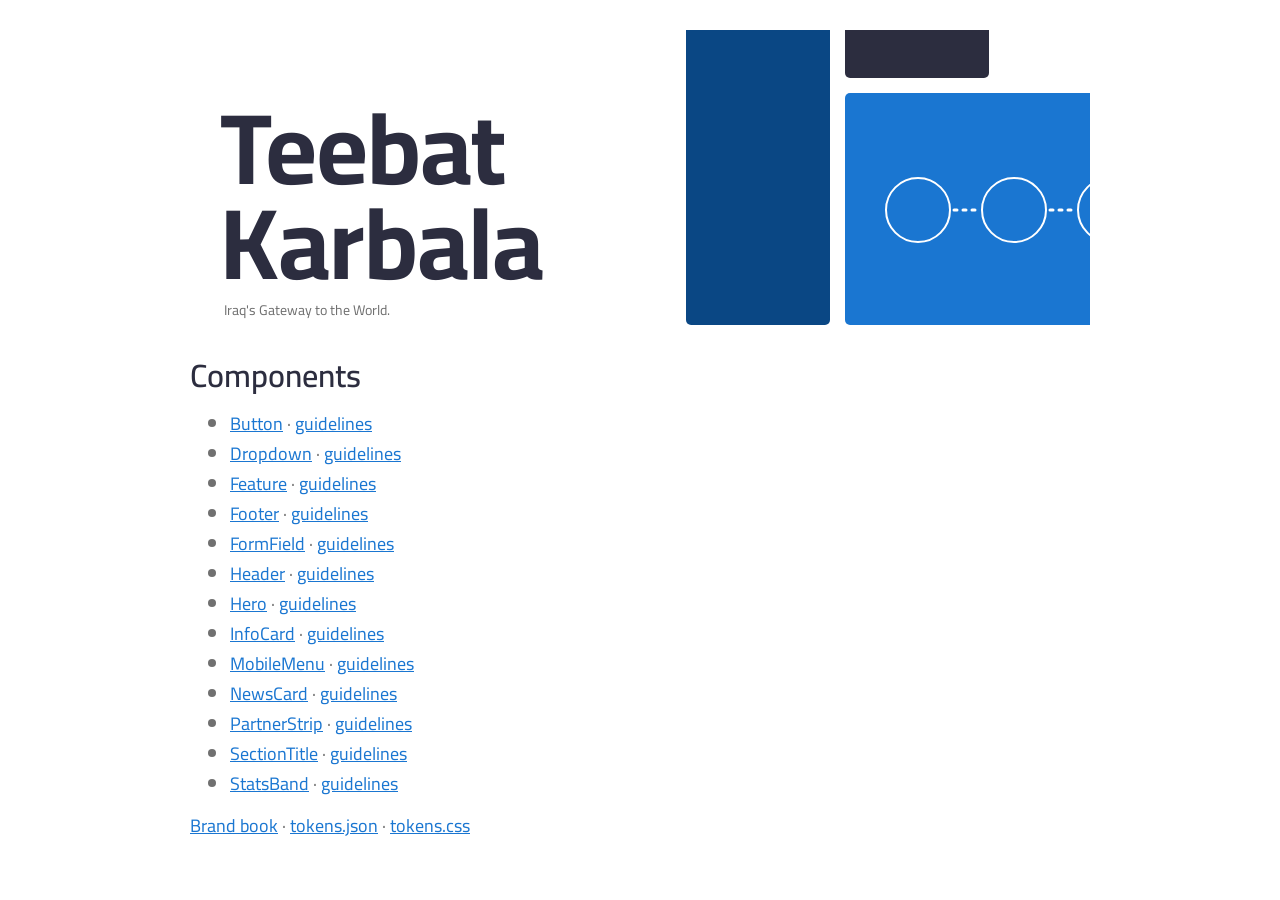
<file: index.html>
<!doctype html>
<html lang="en">
<head><meta charset="utf-8"><meta name="viewport" content="width=device-width, initial-scale=1">
<title>Teebat Karbala Design System</title>
<link rel="stylesheet" href="https://fonts.googleapis.com/css2?family=Cairo:wght@400;600;700&display=swap">
<link rel="stylesheet" href="tokens.css"><link rel="stylesheet" href="components/components.css">
<style>body{margin:0;background:var(--surface)} main{max-width:960px;margin:0 auto;padding:var(--space-30)} iframe{width:100%;height:320px;border:0} li{margin:6px 0} a{color:var(--primary)}</style>
</head>
<body class="tk"><main>
<iframe src="components/Cover.html" title="Cover"></iframe>
<h2 class="section-title" style="color:var(--ink)">Components</h2>
<ul>
<li><a href="components/Button.html">Button</a> · <a href="docs/components/Button.md">guidelines</a></li>
<li><a href="components/Dropdown.html">Dropdown</a> · <a href="docs/components/Dropdown.md">guidelines</a></li>
<li><a href="components/Feature.html">Feature</a> · <a href="docs/components/Feature.md">guidelines</a></li>
<li><a href="components/Footer.html">Footer</a> · <a href="docs/components/Footer.md">guidelines</a></li>
<li><a href="components/FormField.html">FormField</a> · <a href="docs/components/FormField.md">guidelines</a></li>
<li><a href="components/Header.html">Header</a> · <a href="docs/components/Header.md">guidelines</a></li>
<li><a href="components/Hero.html">Hero</a> · <a href="docs/components/Hero.md">guidelines</a></li>
<li><a href="components/InfoCard.html">InfoCard</a> · <a href="docs/components/InfoCard.md">guidelines</a></li>
<li><a href="components/MobileMenu.html">MobileMenu</a> · <a href="docs/components/MobileMenu.md">guidelines</a></li>
<li><a href="components/NewsCard.html">NewsCard</a> · <a href="docs/components/NewsCard.md">guidelines</a></li>
<li><a href="components/PartnerStrip.html">PartnerStrip</a> · <a href="docs/components/PartnerStrip.md">guidelines</a></li>
<li><a href="components/SectionTitle.html">SectionTitle</a> · <a href="docs/components/SectionTitle.md">guidelines</a></li>
<li><a href="components/StatsBand.html">StatsBand</a> · <a href="docs/components/StatsBand.md">guidelines</a></li>
</ul>
<p><a href="docs/brand-book.md">Brand book</a> · <a href="tokens.json">tokens.json</a> · <a href="tokens.css">tokens.css</a></p>
</main></body></html>
</file>
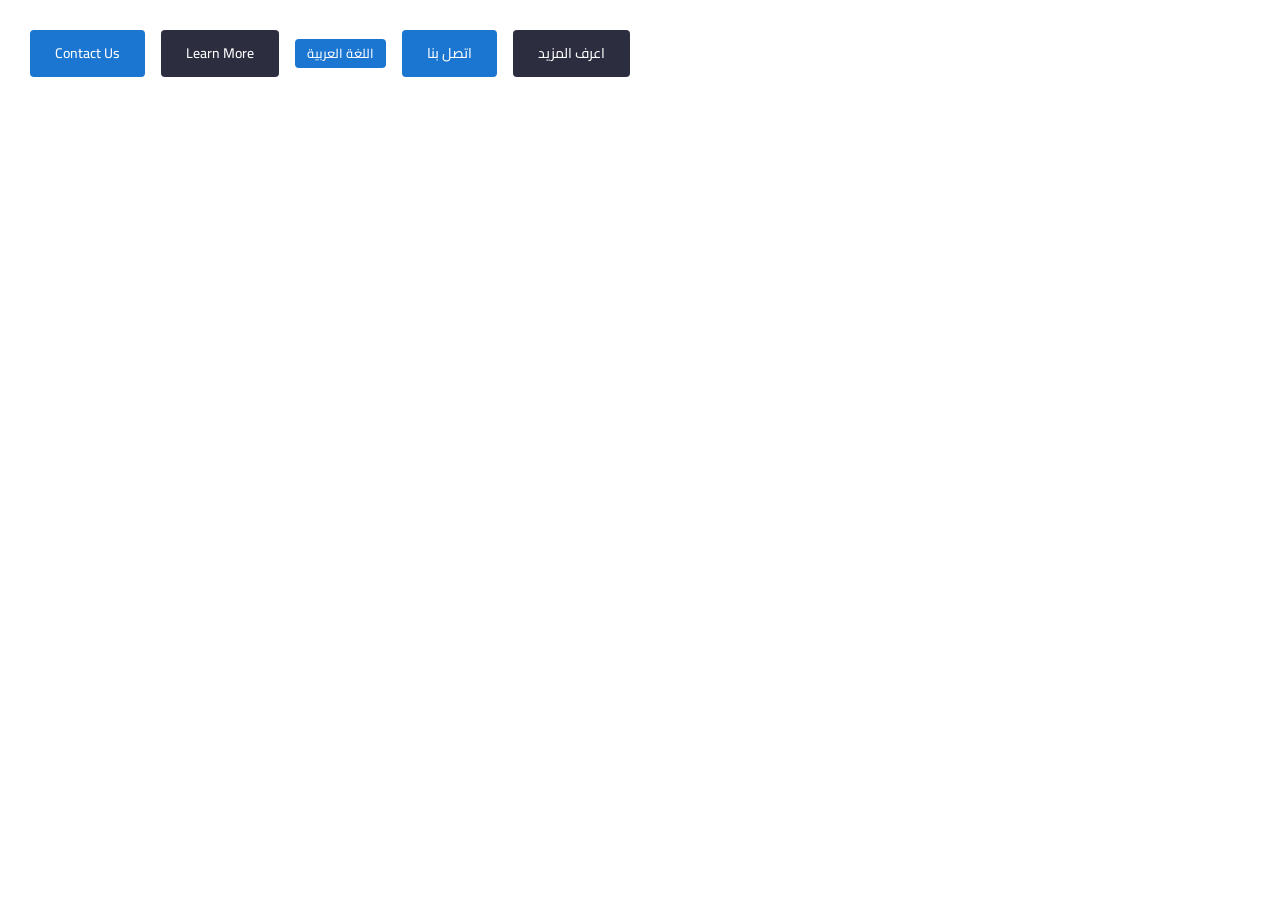
<file: components/Button.html>
<!doctype html>
<html lang="en">
<head>
<meta name="viewport" content="width=device-width, initial-scale=1">
<link rel="stylesheet" href="../tokens.css">
<link rel="stylesheet" href="components.css"><meta charset="utf-8"><link rel="stylesheet" href="https://fonts.googleapis.com/css2?family=Cairo:wght@400;500;600;700&display=swap">
<style>body{margin:0;background:var(--surface);} </style></head>
<body class="tk">
<div style="padding:30px;display:flex;gap:16px;align-items:center;flex-wrap:wrap">
<a class="tk-btn" href="#">Contact us</a>
<a class="tk-btn tk-btn--dark" href="#">Learn More</a>
<a class="tk-btn tk-btn--small" href="#" lang="ar" dir="rtl">اللغة العربية</a>
<a class="tk-btn" href="#" dir="rtl" lang="ar">اتصل بنا</a>
<a class="tk-btn tk-btn--dark" href="#" dir="rtl" lang="ar">اعرف المزيد</a>
</div>
</body>
</html>
</file>
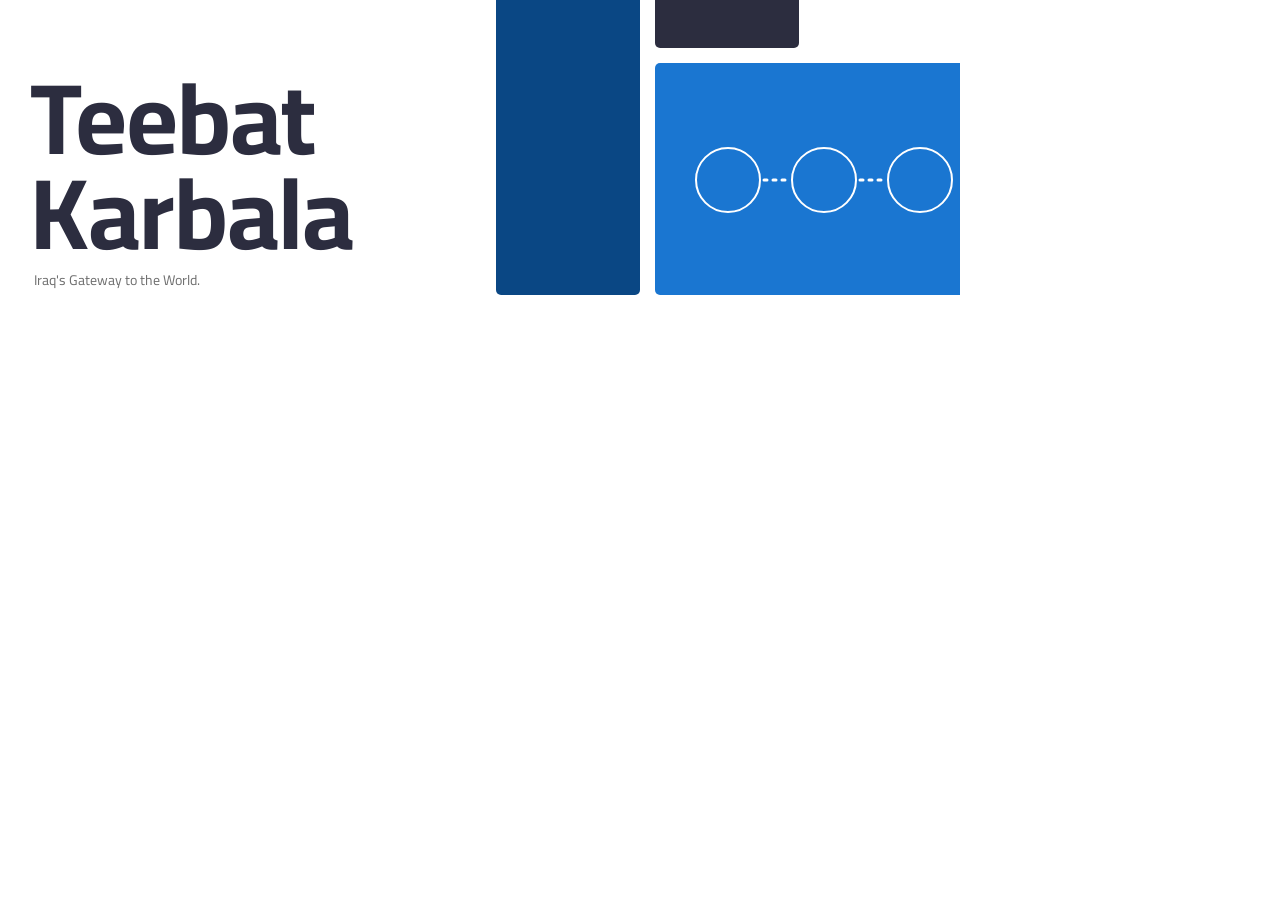
<file: components/Cover.html>
<!doctype html>
<html lang="en">
<head>
<meta name="viewport" content="width=device-width, initial-scale=1">
<link rel="stylesheet" href="../tokens.css">
<link rel="stylesheet" href="components.css">
<meta charset="utf-8">
<title>Teebat Karbala</title>
<link rel="stylesheet" href="https://fonts.googleapis.com/css2?family=Cairo:wght@400;700&display=swap">
<style>
  html, body { margin:0; height:100%; }
  body { background:var(--surface); color:var(--ink); font-family:var(--font-sans); overflow:hidden; }
  .cover { position:relative; height:320px; overflow:hidden; }
  .art { position:absolute; top:0; left:480px; width:480px; height:320px; overflow:hidden; }
  .art svg { display:block; width:480px; height:320px; }
  .primary { fill:var(--primary); }
  .navy { fill:var(--navy); }
  .ink { fill:var(--ink); }
  .blk { rx:var(--radius-5); }
  .ring { fill:none; stroke:var(--surface); stroke-width:2; }
  .dots { stroke:var(--surface); stroke-width:3; stroke-dasharray:3 6; stroke-linecap:round; }
  .words { position:absolute; left:var(--space-30); bottom:var(--space-30); max-width:440px; }
  .name { margin:0; font-size:100px; line-height:.95; font-weight:700; letter-spacing:-.01em; color:var(--ink); }
  .tag { margin:var(--space-10) 0 0 4px; font-size:14px; line-height:20px; color:var(--text); }
</style>
</head>
<body>
<div class="cover">
<div class="art" aria-hidden="true">
<svg viewBox="0 0 480 320" width="480" height="320">
<!--
  blocks      primary 312x232 field bleeding off the right edge (the site's blue, the largest) · navy 144x312 slab bled off the top (the info cards) · ink 144x64 bar (headings, dark button) — about 40% of 960x320
  arrangement one tall navy slab beside a blue field, ink capping the field's column above; bottoms on one line space-25 above the edge, space-15 gutters
  pattern     the site's own motif: the features row's icon circles joined by 3px dotted connectors, drawn in surface over the primary field
  scales      gutters space-15; circle pitch 96 (100px icon circles scaled); corners radius-5; circles radius-round; dots 3px as on the site
-->
<rect class="navy blk" x="16" y="-16" width="144" height="311" rx="5"/>
<rect class="ink blk" x="175" y="-16" width="144" height="64" rx="5"/>
<rect class="primary blk" x="175" y="63" width="320" height="232" rx="5"/>
<line class="dots" x1="284" y1="180" x2="308" y2="180"/>
<line class="dots" x1="380" y1="180" x2="404" y2="180"/>
<circle class="ring" cx="248" cy="180" r="32"/>
<circle class="ring" cx="344" cy="180" r="32"/>
<circle class="ring" cx="440" cy="180" r="32"/>
</svg>
</div>
<div class="words">
<h1 class="name">Teebat<br>Karbala</h1>
<p class="tag">Iraq's Gateway to the World.</p>
</div>
</div>
</body>
</html>
</file>
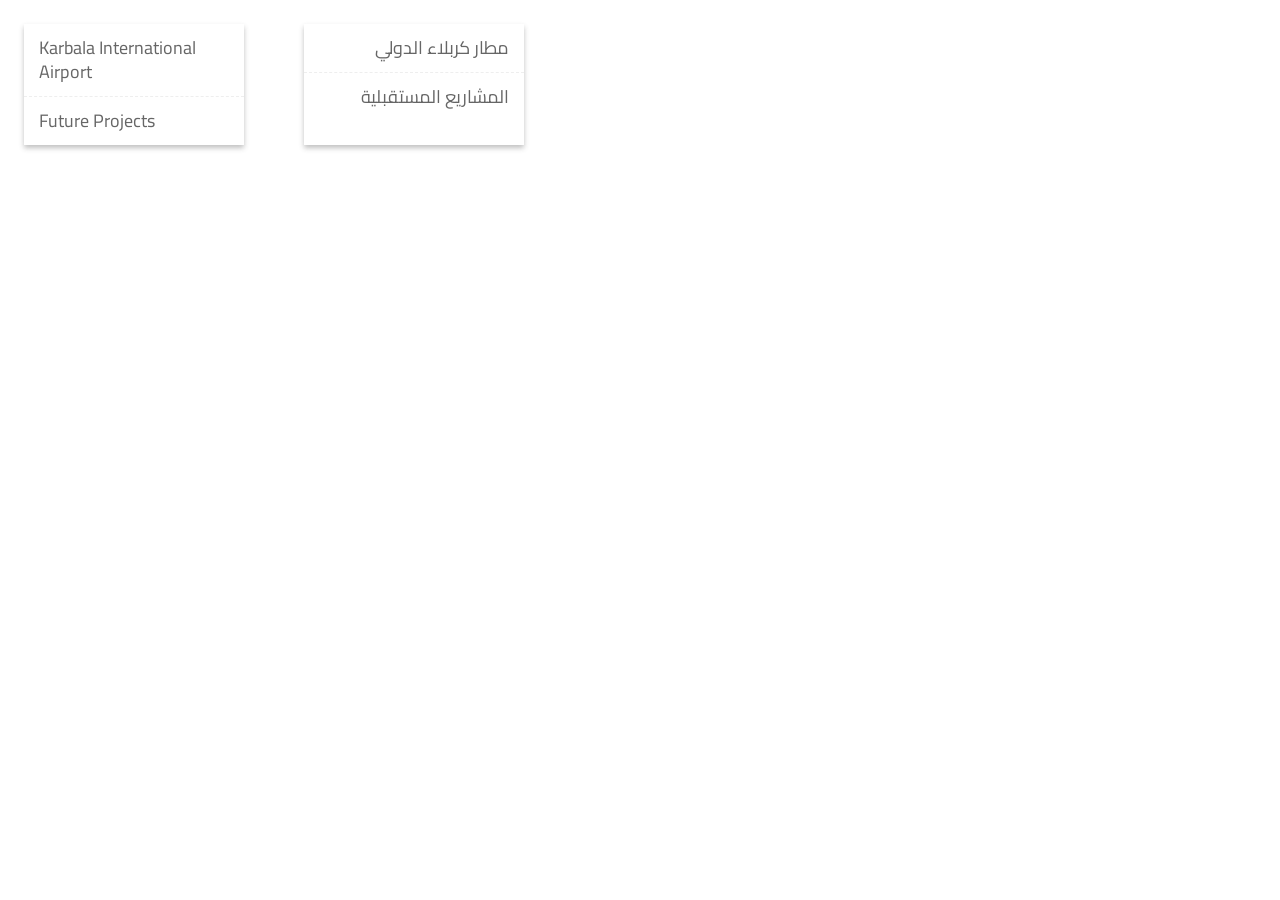
<file: components/Dropdown.html>
<!doctype html>
<html lang="en">
<head>
<meta name="viewport" content="width=device-width, initial-scale=1">
<link rel="stylesheet" href="../tokens.css">
<link rel="stylesheet" href="components.css"><meta charset="utf-8"><link rel="stylesheet" href="https://fonts.googleapis.com/css2?family=Cairo:wght@400;500;600;700&display=swap">
<style>body{margin:0;background:var(--surface);}</style></head>
<body class="tk">
<div style="padding:24px;display:flex;gap:60px">
<ul class="tk-dropdown"><li><a href="#">Karbala International Airport</a></li><li><a href="#">Future Projects</a></li></ul>
<ul class="tk-dropdown" dir="rtl" lang="ar"><li><a href="#">مطار كربلاء الدولي</a></li><li><a href="#">المشاريع المستقبلية</a></li></ul></div>
</body>
</html>
</file>
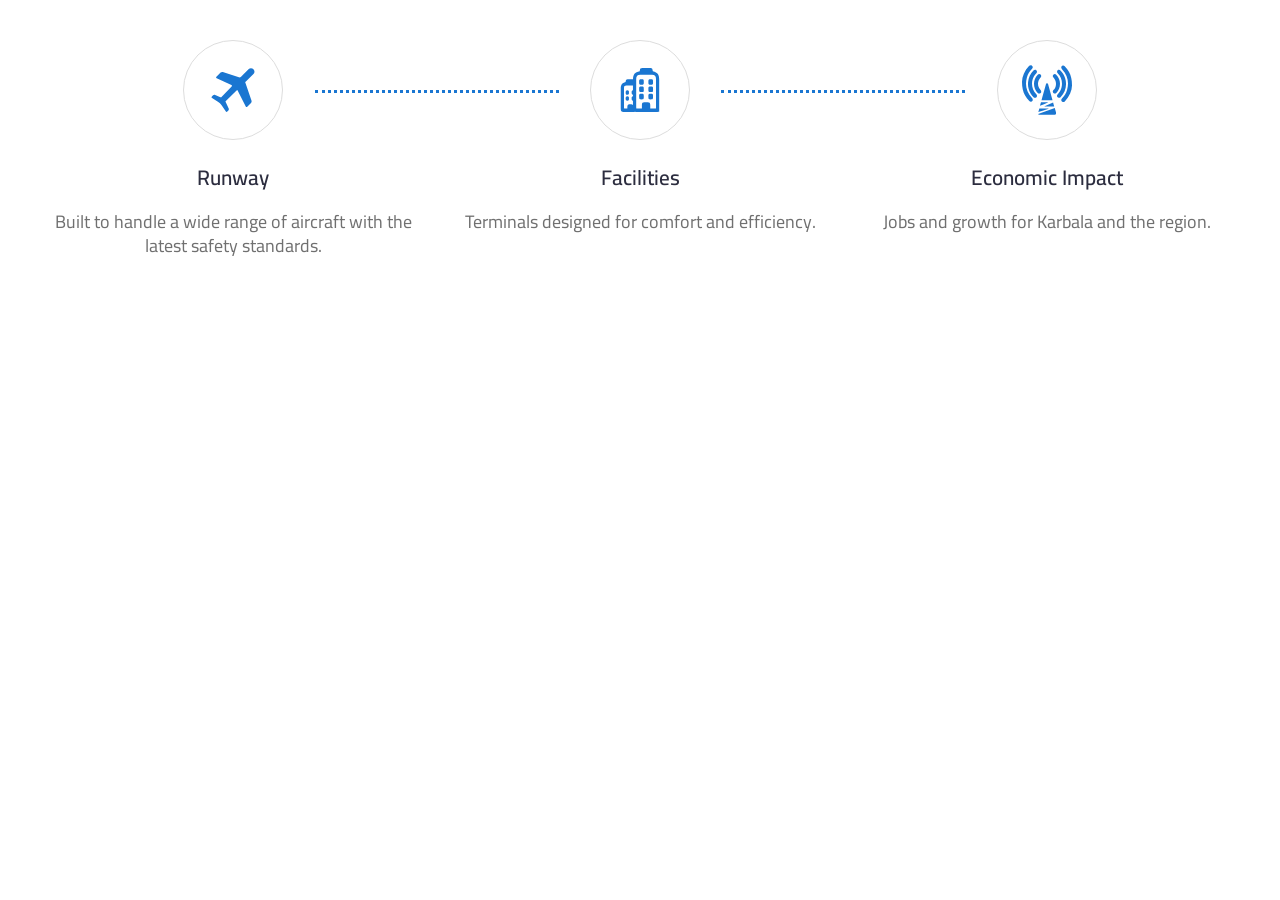
<file: components/Feature.html>
<!doctype html>
<html lang="en">
<head>
<meta name="viewport" content="width=device-width, initial-scale=1">
<link rel="stylesheet" href="../tokens.css">
<link rel="stylesheet" href="components.css"><meta charset="utf-8"><link rel="stylesheet" href="https://fonts.googleapis.com/css2?family=Cairo:wght@400;500;600;700&display=swap">
<style>body{margin:0;background:var(--surface);} </style></head>
<body class="tk">
<div class="tk-features" style="padding:30px">
<div class="tk-feature"><div class="tk-feature__icon"><svg class="tk-ico" width="50" height="50" viewBox="0 0 1000 1000" fill="currentColor" aria-hidden="true"><path d="M810 83L661 237c-10 10-30 15-43 10L296 142c-14-5-34 0-44 10l-84 84c-10 10-8 24 6 30l294 135c13 6 15 19 5 30L275 636c-3 2-6 5-8 8-4 4-18 3-31-3l-92-43c-14-6-33-2-43 8l-23 23c-11 11-9 25 3 33l117 72c12 8 31 22 41 33l4 3c10 11 25 29 33 41l78 116c8 13 23 14 33 4l19-19c11-11 14-30 8-43l-56-120c-6-13-9-25-6-27 2-2 3-3 5-4l209-203c10-10 20-18 21-17s7 13 13 26l155 306c6 13 20 16 30 5l75-75c11-10 15-30 11-43L753 369c-5-14-9-25-9-25s8-9 19-19l146-143c28-27 28-72 0-99-27-27-72-27-99 0z"/></svg></div><h3>Runway</h3><p>Built to handle a wide range of aircraft with the latest safety standards.</p></div>
<div class="tk-feature"><div class="tk-feature__icon"><svg class="tk-ico" width="50" height="50" viewBox="0 0 1000 1000" fill="currentColor" aria-hidden="true"><path d="M757 125c-11-60-14-63-76-63H559c-50 1-58 8-64 62-103 25-133 59-135 164-2 0-3-1-4-1H254c-34 0-39 27-42 53-74 24-97 55-97 134v403c0 48 12 60 59 61h217v-3c7 2 16 2 26 3h432c11 0 21-1 35-2V299c0-110-27-147-127-174zM308 783c-45 0-59 11-61 52v33h-64c-1-4-3-8-3-13 0-132-1-264 0-396 0-35 14-49 49-49h130v97c-23 3-27 22-26 42 0 24 2 43 26 46v31c-22 3-28 20-26 43-1 24 3 41 26 44v90c-7-15-22-20-51-20zm511 85H705c0-23 1-45 0-67-1-41-13-54-51-54-23 0-46-1-69 0-32 1-45 14-47 48v73H426c-1-12-2-23-2-34V280c0-60 24-86 82-87 78 0 156 0 234 1 55 0 80 27 80 84v561c0 9-1 18-1 29zM247 596c32 1 34-20 32-44 2-25-1-45-31-45-32 0-34 21-34 46-1 24 3 43 33 43zm1 29c-31 0-35 20-35 46 0 25 4 42 34 43 32 1 34-20 32-45 3-25-2-44-31-44zm282-341c-42 0-47 6-47 57 0 49 5 55 49 55 40-1 44-6 44-56 0-51-4-57-46-56zm-2 293c-40 0-45 6-45 58 0 47 6 54 46 54 43 0 47-5 47-57s-3-55-48-55zm48-88c0-56-1-57-44-58-47 0-49 3-49 54 0 54 2 56 47 56 44 0 46-2 46-52zm138-205c-41 0-46 6-46 57 0 49 5 55 48 55 41-1 45-6 45-56 0-51-5-57-47-56zm-1 293c-40 0-45 6-45 58 0 47 5 54 46 54 43 0 47-5 47-57s-3-55-48-55zm48-88c0-56-2-57-45-58-46 0-48 3-48 54 0 54 1 56 46 56s47-2 47-52z"/></svg></div><h3>Facilities</h3><p>Terminals designed for comfort and efficiency.</p></div>
<div class="tk-feature"><div class="tk-feature__icon"><svg class="tk-ico" width="50" height="50" viewBox="0 0 1000 1000" fill="currentColor" aria-hidden="true"><path d="M1000 409c-2 104-49 221-144 319-24 24-61 15-69-16-5-16 1-30 12-41 49-49 85-107 103-174 43-156 9-295-102-414-11-12-18-25-14-42 8-30 45-40 68-17 35 34 64 73 87 117 39 72 59 152 59 268zM0 336C2 233 49 115 144 17c24-24 61-15 70 17 4 16-2 29-13 40-49 50-85 107-103 174-43 156-9 295 102 414 12 13 18 26 14 42-8 31-45 40-68 18-35-35-64-74-87-117C20 532 0 453 0 336zM261 96c15 1 28 8 35 24s5 31-8 44c-20 21-37 43-51 68-62 113-44 257 45 350 10 10 19 21 18 36-1 17-10 30-25 36-16 6-31 4-44-9-23-22-42-48-59-76-42-71-59-148-50-231 9-88 45-164 107-228 9-9 19-14 32-14zm620 282c-2 102-38 191-110 265-21 22-54 17-67-9-7-16-4-34 11-48 35-37 62-80 74-130 27-109 3-206-75-289-12-13-17-27-11-44 9-29 45-36 66-15 44 44 75 96 94 155 12 37 17 75 18 115zM390 704c6-20 11-39 16-59 24-87 49-174 73-261 2-8 5-16 14-19 13-5 24 1 28 16 19 67 37 134 55 201 11 38 22 77 32 115 1 2 1 5 2 7H390zM240 375c1-69 25-130 74-180 17-18 42-19 58-3 17 16 17 40 0 58-69 74-69 177-1 252 14 15 17 31 10 47-7 15-23 24-39 23-11-1-20-5-28-13-49-51-74-112-74-184zm520-1c-1 73-25 134-74 184-11 12-25 17-41 13-15-5-25-15-28-30-4-16 1-28 12-39 24-25 41-55 47-89 12-62-4-116-47-162-11-11-16-23-13-38s13-26 28-30c15-5 29-2 40 10 51 51 75 112 76 181zM656 859c6 23 12 45 18 67 2 9 6 19 7 28s0 19-2 28c-3 10-11 15-23 15-104-1-208-1-311 0-13 0-16-9-22-18 111-40 221-80 333-120zm-214-31c59-26 119-51 180-77 7 26 14 52 22 79H442v-2zm90 45c-69 23-137 46-206 68 1-3 1-5 2-8 5-18 10-37 16-55 0-3 4-6 7-6 59-1 119-1 178-1 1 0 1 1 3 2zm-13-125c-53 23-106 46-160 69 6-24 12-45 19-67 0-2 3-4 5-4h136v2z"/></svg></div><h3>Economic Impact</h3><p>Jobs and growth for Karbala and the region.</p></div></div>
</body>
</html>
</file>
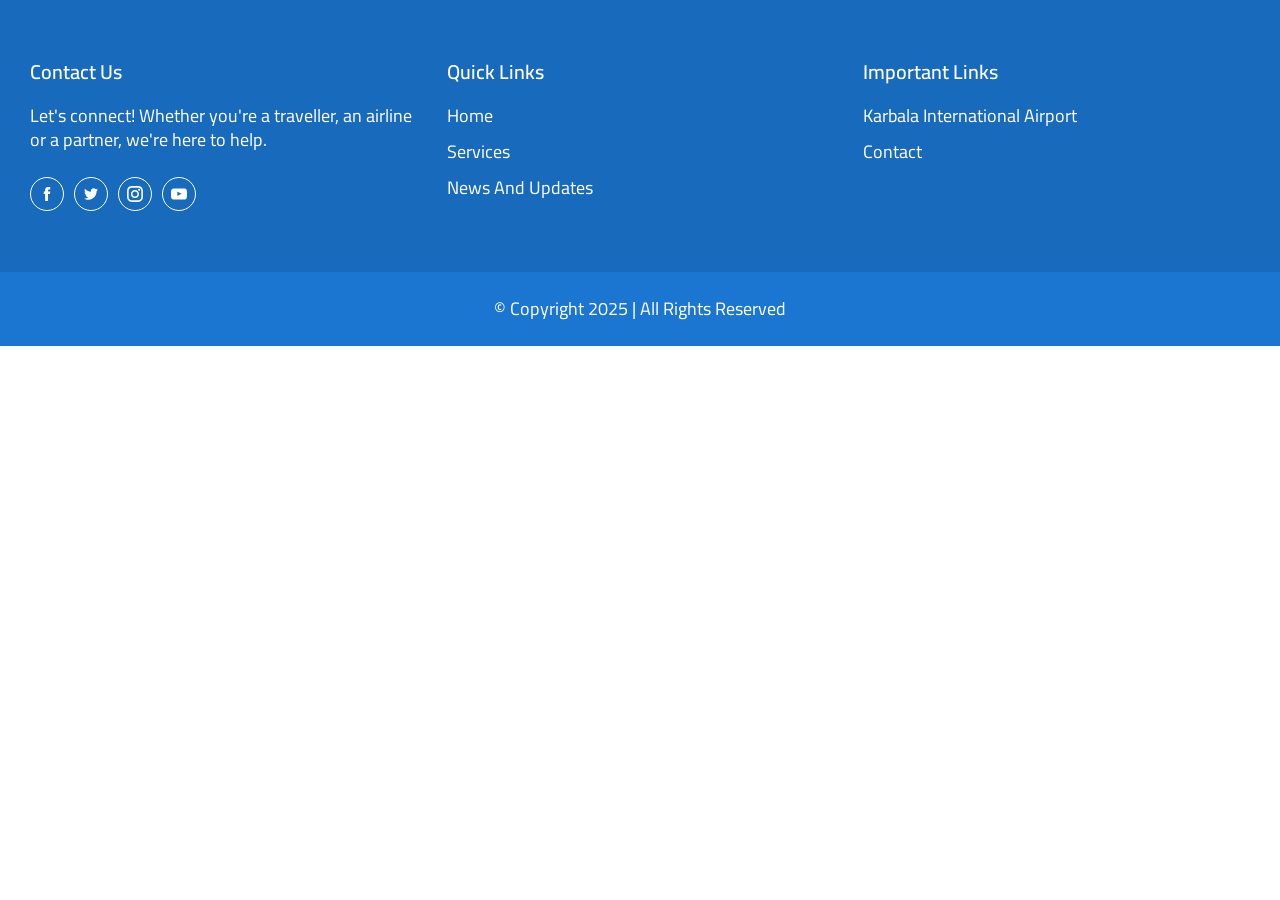
<file: components/Footer.html>
<!doctype html>
<html lang="en">
<head>
<meta name="viewport" content="width=device-width, initial-scale=1">
<link rel="stylesheet" href="../tokens.css">
<link rel="stylesheet" href="components.css"><meta charset="utf-8"><link rel="stylesheet" href="https://fonts.googleapis.com/css2?family=Cairo:wght@400;500;600;700&display=swap">
<style>body{margin:0;background:var(--surface);} </style></head>
<body class="tk">
<footer class="tk-footer"><div class="tk-footer__top">
<div><h2>Contact Us</h2><p>Let's connect! Whether you're a traveller, an airline or a partner, we're here to help.</p><div class="tk-social"><a href="#" aria-label="Facebook"><svg class="tk-ico" width="16" height="16" viewBox="0 0 1000 1000" fill="currentColor" aria-hidden="true"><path d="M703 346H565v-91c0-34 22-42 38-42h98V63l-135-1c-149 0-183 112-183 184v100h-86v154h86v437h182V500h122l16-154z"/></svg></a><a href="#" aria-label="X (Twitter)"><svg class="tk-ico" width="16" height="16" viewBox="0 0 1000 1000" fill="currentColor" aria-hidden="true"><path d="M938 228c-33 15-67 24-104 29 38-22 66-58 79-100-34 21-73 36-114 44-32-35-79-57-131-57-99 0-179 81-179 180 0 14 1 28 4 41-149-8-281-79-370-188-15 27-24 58-24 90 0 63 32 118 80 150-30-1-57-9-81-23v3c0 87 61 159 144 176-15 4-31 6-48 6-11 0-23-1-33-3 22 71 89 123 167 124-61 49-139 77-223 77-14 0-28-1-43-2 80 51 174 80 276 80 330 0 510-273 510-510v-24c35-25 66-57 90-93z"/></svg></a><a href="#" aria-label="Instagram"><svg class="tk-ico" width="16" height="16" viewBox="0 0 1000 1000" fill="currentColor" aria-hidden="true"><path d="M499 243c-141 0-257 115-257 256 0 142 116 257 257 257 142 0 257-115 257-257 0-141-115-256-257-256zm0 415c-87 0-159-71-159-159 0-87 72-158 159-158 88 0 159 71 159 158 0 88-71 159-159 159zM709 5H289C132 5 5 133 5 290v419c0 157 127 285 284 285h420c157 0 285-128 285-285V290C994 133 866 5 709 5zm187 704c0 103-84 187-187 187H289c-103 0-186-84-186-187V290c0-103 83-187 186-187h420c103 0 187 84 187 187v419zM760 168c-37 0-68 31-68 68s30 67 68 67c37 0 67-30 67-67s-30-68-67-68z"/></svg></a><a href="#" aria-label="YouTube"><svg class="tk-ico" width="16" height="16" viewBox="0 0 1000 1000" fill="currentColor" aria-hidden="true"><path d="M1000 429h-2v-29c0-10-1-19-2-29 0-12-2-24-3-36s-1-24-3-35c-4-18-9-35-14-52-4-15-11-30-22-42-23-27-53-41-88-45-19-2-38-3-56-4-17-1-34-2-52-3-25-1-51-2-77-2-25-1-51-2-76-2-49 0-99-1-149 0-50 0-100 1-150 2-22 1-43 1-64 2-7 0-13 1-20 1-22 1-44 2-66 4-15 1-30 3-44 6-32 8-57 25-74 53-13 20-20 42-24 66-4 19-6 38-8 57s-3 39-4 58c-1 16-2 32-2 48 0 45 0 90 1 135 0 12 1 23 2 34 1 16 2 32 4 48 1 12 1 24 3 36 3 20 9 40 16 59 13 36 39 59 74 71 23 8 47 10 70 12 19 2 38 2 57 3 16 1 32 2 48 2 24 1 49 1 74 2 23 0 46 1 68 1 41 0 81 1 121 1 50-1 101-2 151-3 21-1 42-1 62-2 7 0 14 0 21-1 22-1 45-2 68-4 14-1 28-2 42-5 44-10 76-35 92-78 11-29 17-59 19-90 2-17 3-35 4-52 1-23 2-45 3-68V429zM397 630V349c90 47 179 94 270 141-90 47-180 93-270 140z"/></svg></a></div></div>
<div><h2>Quick Links</h2><ul><li><a href="#">Home</a></li><li><a href="#">Services</a></li><li><a href="#">News and Updates</a></li></ul></div>
<div><h2>Important Links</h2><ul><li><a href="#">Karbala International Airport</a></li><li><a href="#">Contact</a></li></ul></div></div>
<div class="tk-footer__copy"><p>© Copyright 2025 | All Rights Reserved</p></div></footer>
</body>
</html>
</file>
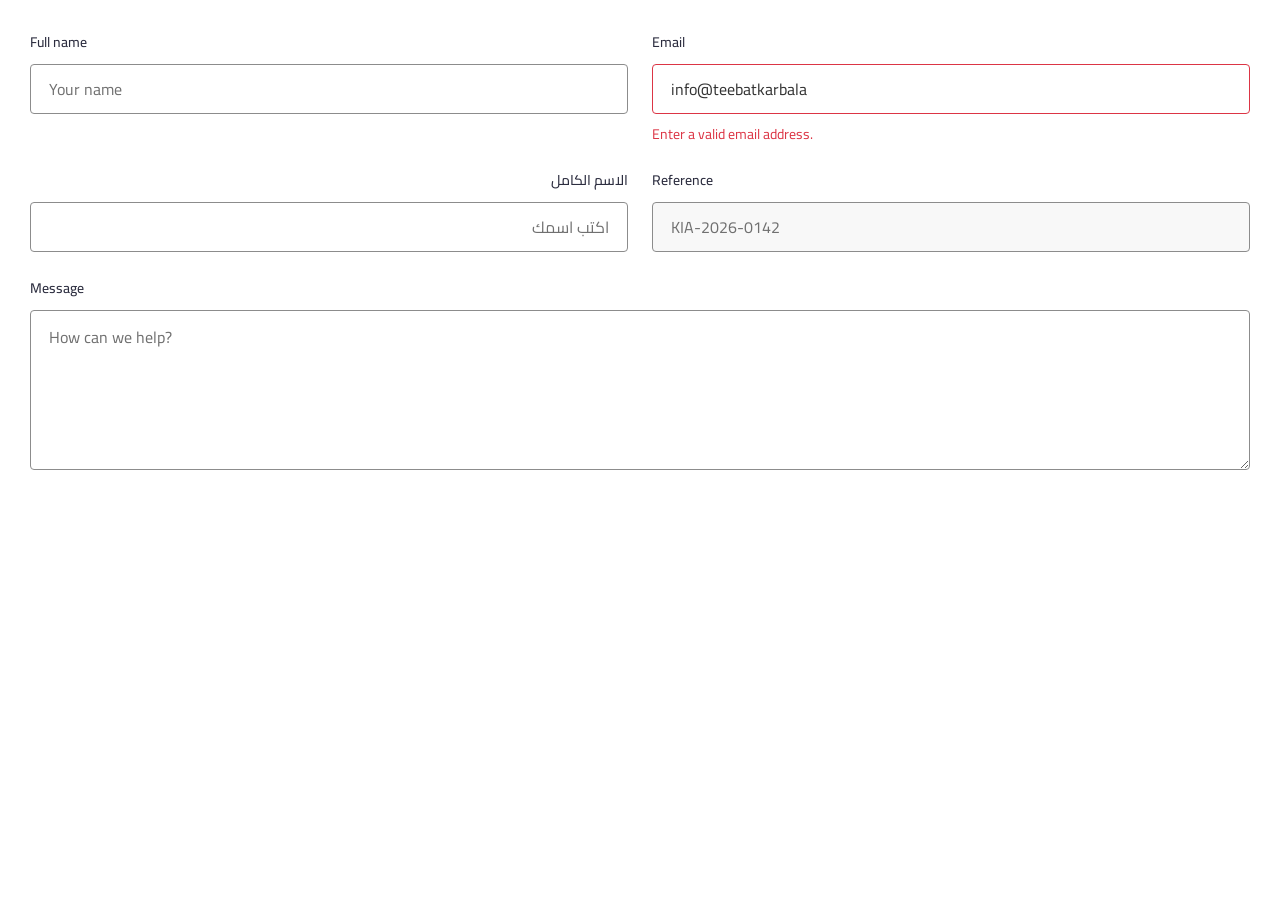
<file: components/FormField.html>
<!doctype html>
<html lang="en">
<head>
<meta name="viewport" content="width=device-width, initial-scale=1">
<link rel="stylesheet" href="../tokens.css">
<link rel="stylesheet" href="components.css"><meta charset="utf-8"><link rel="stylesheet" href="https://fonts.googleapis.com/css2?family=Cairo:wght@400;500;600;700&display=swap">
<style>body{margin:0;background:var(--surface);}</style></head>
<body class="tk">
<form style="padding:30px;display:grid;grid-template-columns:1fr 1fr;gap:24px" onsubmit="return false">
<div class="tk-field"><label for="n">Full name</label><input class="tk-input" id="n" placeholder="Your name"></div>
<div class="tk-field"><label for="e">Email</label><input class="tk-input" id="e" type="email" value="info@teebatkarbala" aria-invalid="true" aria-describedby="e-err"><span class="tk-field__error" id="e-err">Enter a valid email address.</span></div>
<div class="tk-field" dir="rtl" lang="ar"><label for="a">الاسم الكامل</label><input class="tk-input" id="a" placeholder="اكتب اسمك"></div>
<div class="tk-field"><label for="d">Reference</label><input class="tk-input" id="d" value="KIA-2026-0142" disabled></div>
<div class="tk-field" style="grid-column:1/-1"><label for="m">Message</label><textarea class="tk-textarea" id="m" placeholder="How can we help?"></textarea></div>
</form>
</body>
</html>
</file>
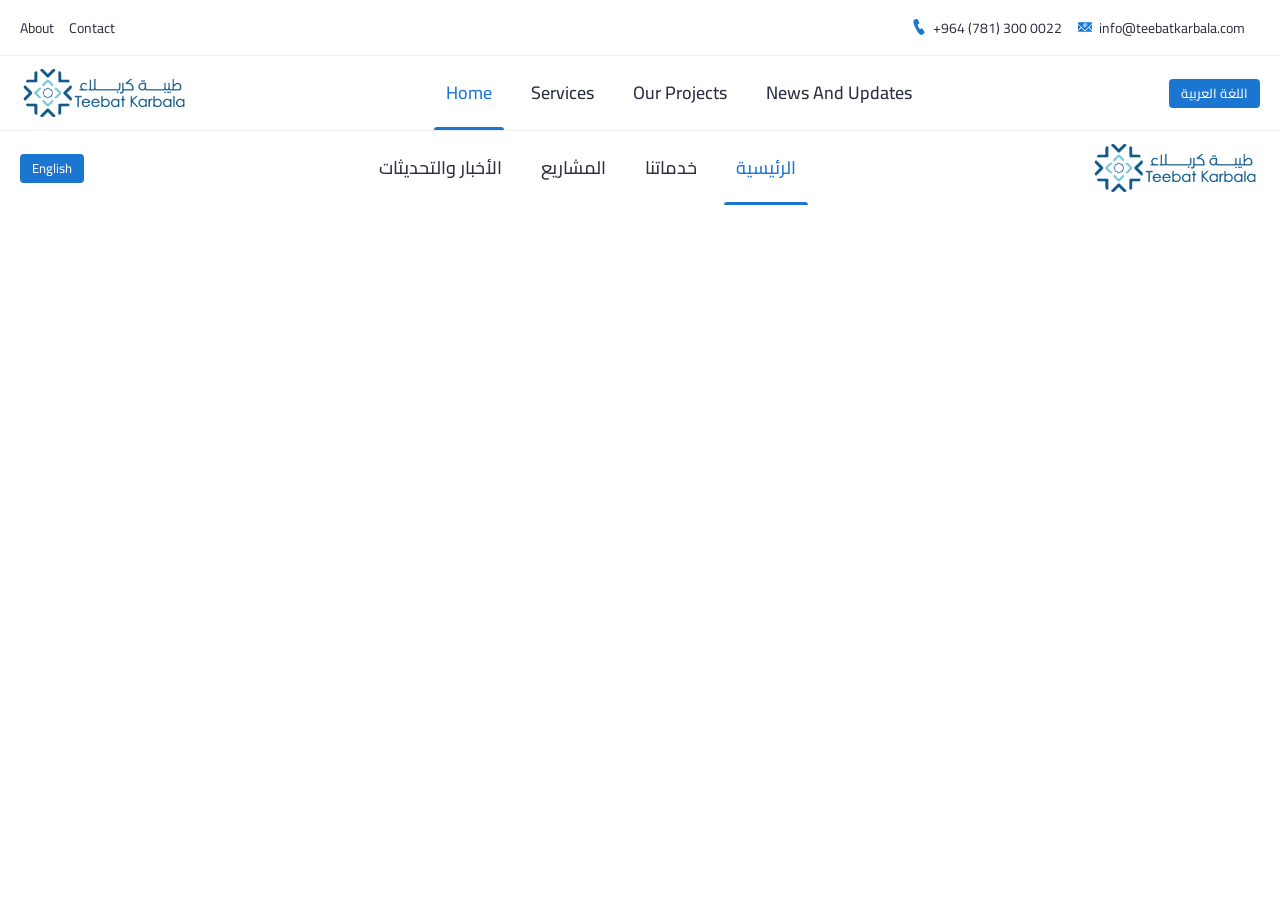
<file: components/Header.html>
<!doctype html>
<html lang="en">
<head>
<meta name="viewport" content="width=device-width, initial-scale=1">
<link rel="stylesheet" href="../tokens.css">
<link rel="stylesheet" href="components.css"><meta charset="utf-8"><link rel="stylesheet" href="https://fonts.googleapis.com/css2?family=Cairo:wght@400;500;600;700&display=swap">
<style>body{margin:0;background:var(--surface);} </style></head>
<body class="tk">
<div class="tk-topbar"><div><a href="#">About</a><a href="#">Contact</a></div><div><span><svg style="color:var(--primary);margin-inline-end:6px" class="tk-ico" width="16" height="16" viewBox="0 0 1000 1000" fill="currentColor" aria-hidden="true"><path d="M664 999c-39 1-90-32-125-62-91-78-153-179-210-283-67-118-128-240-163-372-14-56-23-113-8-170 12-44 37-74 84-83 45-7 89-19 133-27 29-6 46 3 57 30 29 70 57 139 84 209 11 28 5 46-19 62-22 15-45 28-66 45-8 6-15 20-13 28 23 92 66 173 128 245 9 11 19 14 33 7 23-11 47-20 71-30 29-11 48-6 65 19 41 61 82 122 122 183 19 29 17 48-9 73-32 31-38 42-164 126z"/></svg>+964 (781) 300 0022</span><span><svg style="color:var(--primary);margin-inline-end:6px" class="tk-ico" width="16" height="16" viewBox="0 0 1000 1000" fill="currentColor" aria-hidden="true"><path d="M520 354c-6 1-11 3-16 6s-9 7-12 13-5 10-6 17c-1 6-2 13-1 20 1 8 3 14 8 18 4 3 9 5 15 4 4 0 7-1 10-1s6-2 9-4l6-73h-13zM69 292c139 139 278 277 416 416 12 12 17 11 29 0l393-394c10-9 23-17 28-29s1-27 1-41c1-28-13-41-41-41H103c-27 0-40 14-40 40v33c-1 7 2 11 6 16zm318 81c5-19 13-35 24-51 12-15 27-28 46-39 20-11 43-18 70-21 15-1 29 0 42 2 14 3 26 8 36 15 11 7 19 17 26 28 7 12 11 26 13 43 1 12 0 24-2 36-3 12-8 23-14 33s-14 18-24 25c-9 7-20 11-33 12-14 2-25-1-33-8-5 4-11 7-17 10-7 3-14 4-24 5-6 1-12 1-18-1-5-1-10-3-15-7-4-4-8-8-11-14s-5-13-6-21c-1-13 0-25 4-37 3-11 8-21 15-30 6-8 15-15 24-21 10-5 20-8 31-10 9 0 18-1 26 0 9 0 17 2 24 4l-9 100c2 1 6 1 10 1 7-1 13-3 19-8 5-5 9-11 12-18s5-15 6-23c2-9 2-17 1-25-2-22-11-38-25-49-15-10-34-14-59-12-19 2-35 7-50 14-14 8-25 18-34 30s-16 25-20 40-5 30-4 45c1 14 5 25 10 35 5 9 11 17 19 22 8 6 17 10 26 12 10 2 21 2 31 1s20-2 28-4 16-5 23-9c2 5 4 9 6 13 2 5 4 9 5 13-3 2-7 4-12 6s-10 4-15 5c-6 2-12 3-18 4s-12 2-18 2c-15 2-30 1-43-2-14-3-26-8-37-16s-20-18-27-31-12-28-13-47c-2-17 0-34 4-52zm352 186c-2-2-5-4-9-8-2 3-4 6-6 8L544 739c-28 28-61 28-88 1L276 560c-3-3-5-6-7-9-3 2-4 3-5 4L68 751c-6 6-6 12-4 19 4 18 18 27 38 27h802c13-2 23-8 29-20 5-12 6-18-5-30-63-62-126-125-189-188zM63 692l170-170c-56-58-113-115-170-172v342zm873-1V350L766 520l170 171z"/></svg>info@teebatkarbala.com</span></div></div>
<nav class="tk-nav"><img src="../assets/logos/teebat_karbala_company_logo.png" alt="Teebat Karbala" style="height:48px;width:auto;display:block">
<ul><li><a href="#" aria-current="page">Home</a></li><li><a href="#">Services</a></li><li><a href="#">Our Projects</a></li><li><a href="#">News And Updates</a></li></ul>
<a class="tk-btn tk-btn--small" href="#" lang="ar" dir="rtl">اللغة العربية</a></nav>
<nav class="tk-nav" dir="rtl" lang="ar" style="border-top:1px solid var(--line)"><img src="../assets/logos/teebat_karbala_company_logo.png" alt="طيبة كربلاء" style="height:48px;width:auto;display:block">
<ul><li><a href="#" aria-current="page">الرئيسية</a></li><li><a href="#">خدماتنا</a></li><li><a href="#">المشاريع</a></li><li><a href="#">الأخبار والتحديثات</a></li></ul>
<a class="tk-btn tk-btn--small" href="#" lang="en" dir="ltr">English</a></nav>
</body>
</html>
</file>
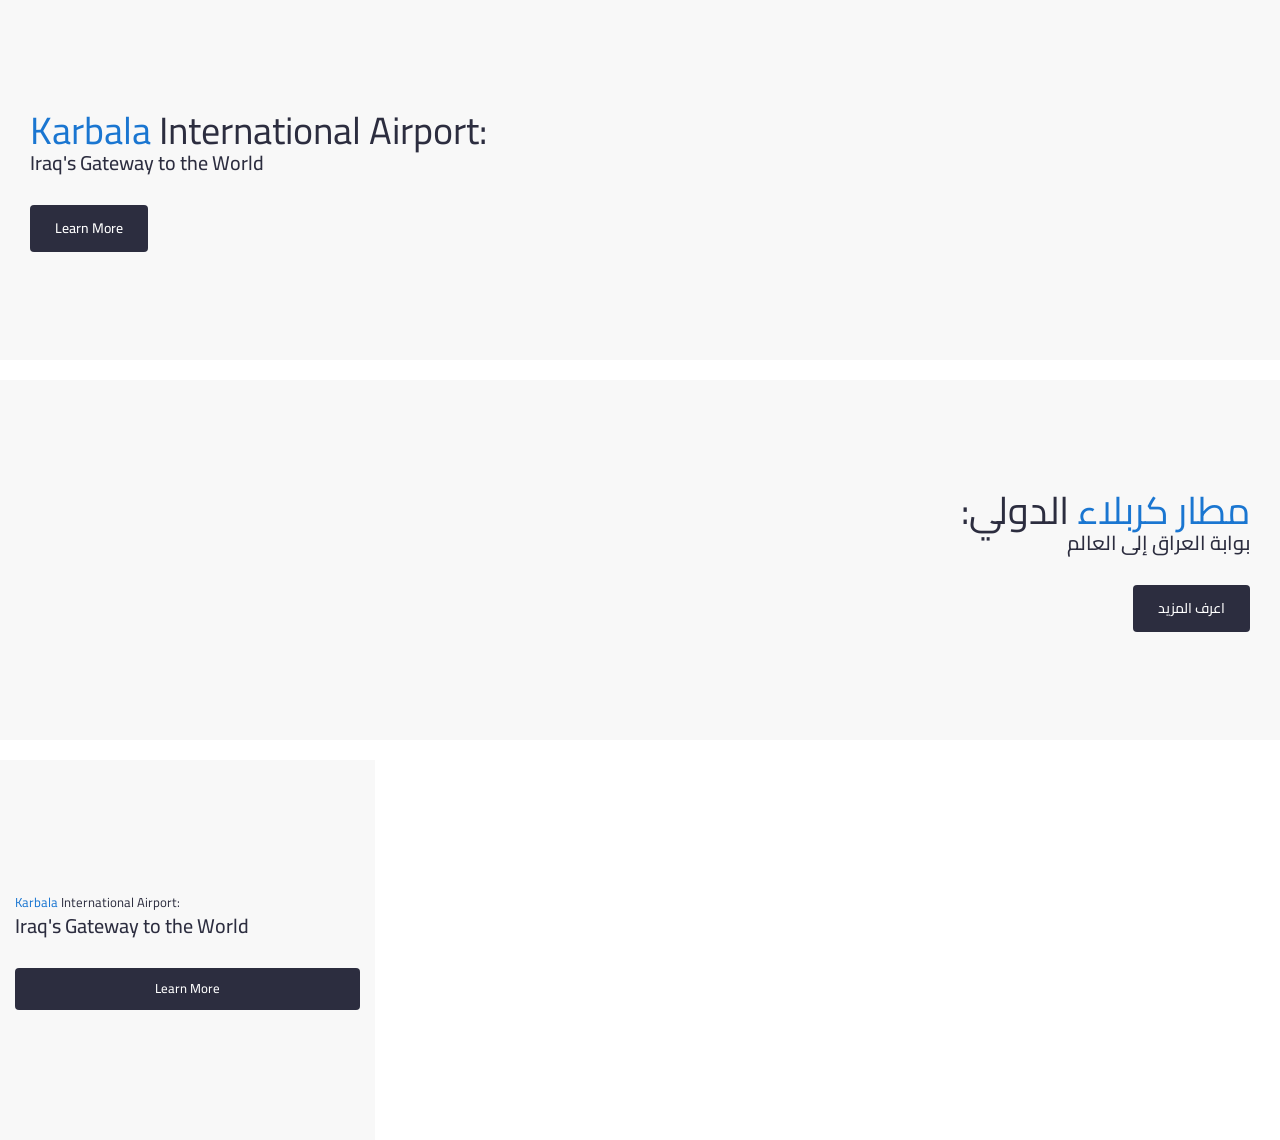
<file: components/Hero.html>
<!doctype html>
<html lang="en">
<head>
<meta name="viewport" content="width=device-width, initial-scale=1">
<link rel="stylesheet" href="../tokens.css">
<link rel="stylesheet" href="components.css"><meta charset="utf-8"><link rel="stylesheet" href="https://fonts.googleapis.com/css2?family=Cairo:wght@400;500;600;700&display=swap">
<style>body{margin:0;background:var(--surface);}</style></head>
<body class="tk">
<section class="tk-hero" style="height:360px"><div class="tk-hero__text">
<h1><span>Karbala </span>International Airport:</h1><h5>Iraq's Gateway to the World</h5>
<a class="tk-btn tk-btn--dark" href="#">Learn More</a></div></section>
<section class="tk-hero" dir="rtl" lang="ar" style="height:360px;margin-top:20px"><div class="tk-hero__text">
<h1><span>مطار كربلاء </span>الدولي:</h1><h5>بوابة العراق إلى العالم</h5>
<a class="tk-btn tk-btn--dark" href="#">اعرف المزيد</a></div></section>
<div style="width:375px;margin-top:20px"><section class="tk-hero tk-hero--phone"><div class="tk-hero__text">
<h1><span>Karbala </span>International Airport:</h1><h5>Iraq's Gateway to the World</h5>
<a class="tk-btn tk-btn--dark" href="#">Learn More</a></div></section></div>
</body>
</html>
</file>
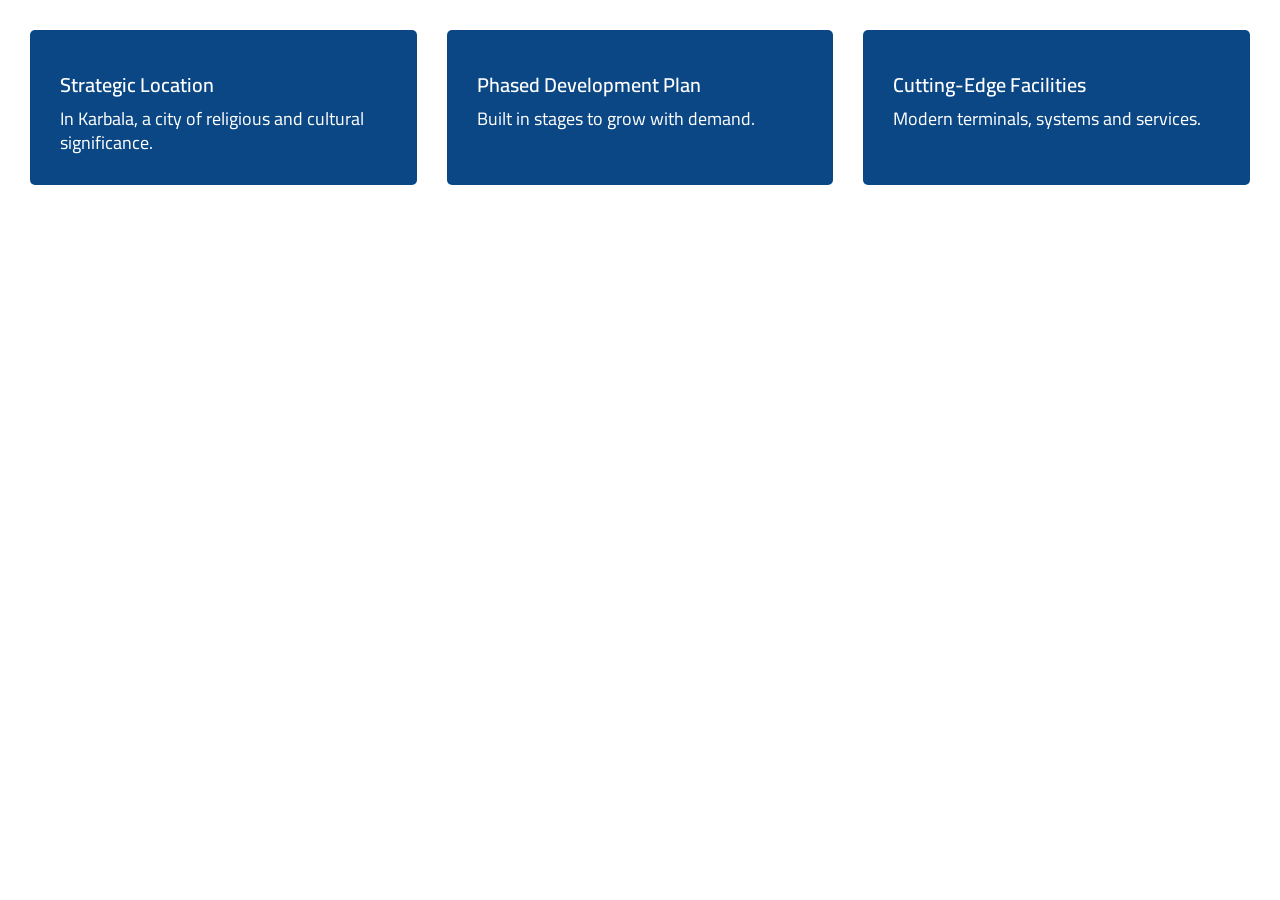
<file: components/InfoCard.html>
<!doctype html>
<html lang="en">
<head>
<meta name="viewport" content="width=device-width, initial-scale=1">
<link rel="stylesheet" href="../tokens.css">
<link rel="stylesheet" href="components.css"><meta charset="utf-8"><link rel="stylesheet" href="https://fonts.googleapis.com/css2?family=Cairo:wght@400;500;600;700&display=swap">
<style>body{margin:0;background:var(--surface);} </style></head>
<body class="tk">
<div style="padding:30px;display:grid;grid-template-columns:repeat(3,1fr);gap:30px">
<div class="tk-info-card"><h4>Strategic Location</h4><p>In Karbala, a city of religious and cultural significance.</p></div>
<div class="tk-info-card"><h4>Phased Development Plan</h4><p>Built in stages to grow with demand.</p></div>
<div class="tk-info-card"><h4>Cutting-Edge Facilities</h4><p>Modern terminals, systems and services.</p></div></div>
</body>
</html>
</file>
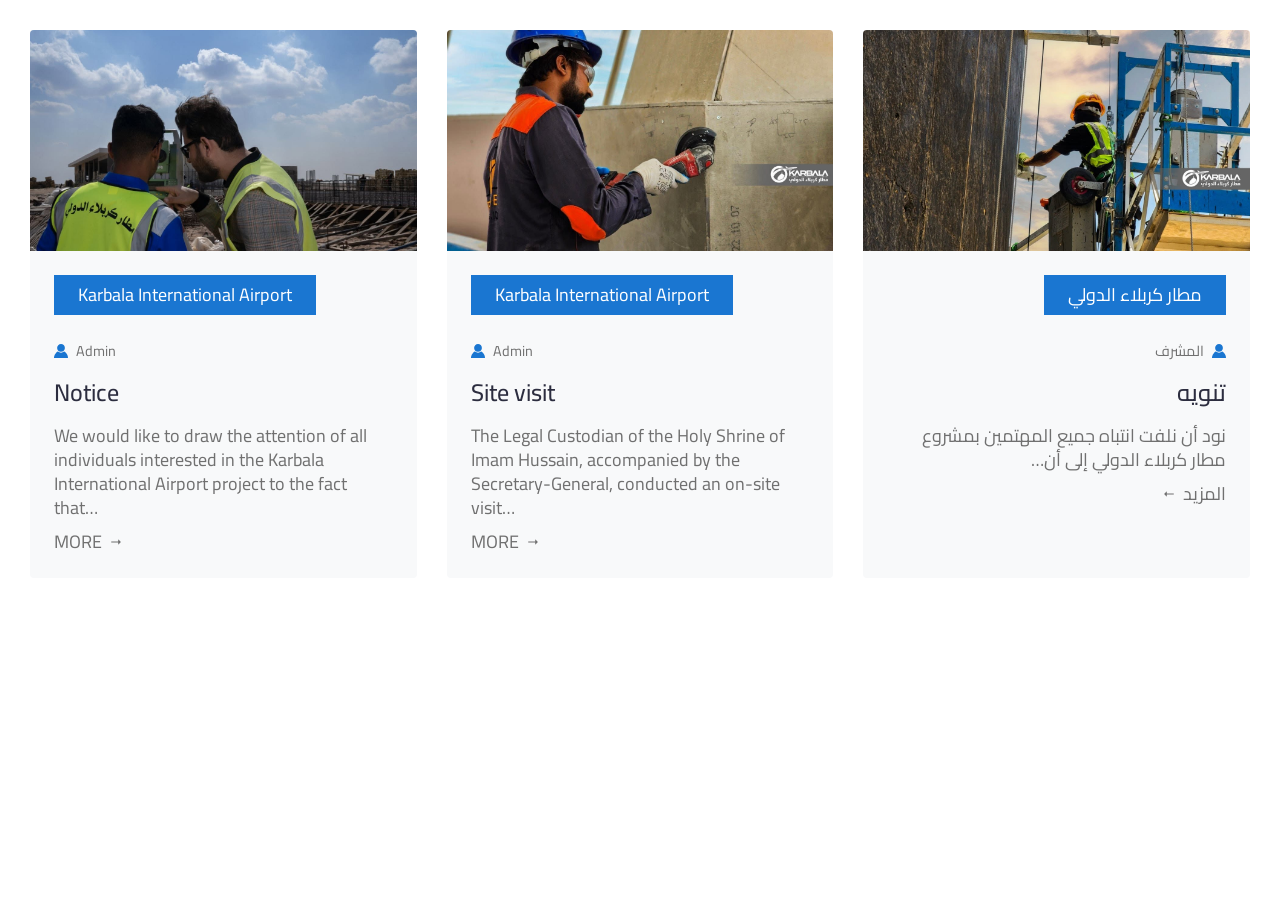
<file: components/NewsCard.html>
<!doctype html>
<html lang="en">
<head>
<meta name="viewport" content="width=device-width, initial-scale=1">
<link rel="stylesheet" href="../tokens.css">
<link rel="stylesheet" href="components.css"><meta charset="utf-8"><link rel="stylesheet" href="https://fonts.googleapis.com/css2?family=Cairo:wght@400;500;600;700&display=swap">
<style>body{margin:0;background:var(--surface);}</style></head>
<body class="tk">
<div class="tk-news-grid" style="padding:30px">
<article class="tk-news"><div class="tk-news__img" style="background-image:url(../assets/photography/site-survey-team.jpg)" role="img" aria-label="Project site photo"></div><a class="tk-news__tag" href="#">Karbala International Airport</a><div class="tk-news__body"><div class="tk-news__meta"><svg class="tk-ico" width="14" height="14" viewBox="0 0 1000 1000" fill="currentColor" aria-hidden="true"><path d="M969 819c-44-122-121-217-234-281-6-3-10-4-16 1-61 51-131 79-211 81-85 2-161-25-226-80-7-5-11-5-17-2-46 26-87 58-122 96C68 715 22 810 6 919c-2 15-4 29-6 44v33h988c9 0 12-2 12-11-2-57-11-112-31-166zM495 559c159 1 284-123 283-280C776 121 648 3 500 4 344 4 222 128 223 285c1 148 121 272 272 274z"/></svg><span>Admin</span></div><h4>Notice</h4><p>We would like to draw the attention of all individuals interested in the Karbala International Airport project to the fact that…</p><a class="tk-news__more" href="#">more <svg class="tk-ico" width="16" height="16" viewBox="0 0 1000 1000" fill="currentColor" aria-hidden="true"><path d="M226 537h412v110c0 14 8 18 18 7l136-136c11-10 11-26 0-36L656 345c-10-10-18-6-18 8v110H226c-14 0-26 11-26 25v23c0 15 12 26 26 26z"/></svg></a></div></article>
<article class="tk-news"><div class="tk-news__img" style="background-image:url(../assets/photography/site-cladding-worker.jpg)" role="img" aria-label="Project site photo"></div><a class="tk-news__tag" href="#">Karbala International Airport</a><div class="tk-news__body"><div class="tk-news__meta"><svg class="tk-ico" width="14" height="14" viewBox="0 0 1000 1000" fill="currentColor" aria-hidden="true"><path d="M969 819c-44-122-121-217-234-281-6-3-10-4-16 1-61 51-131 79-211 81-85 2-161-25-226-80-7-5-11-5-17-2-46 26-87 58-122 96C68 715 22 810 6 919c-2 15-4 29-6 44v33h988c9 0 12-2 12-11-2-57-11-112-31-166zM495 559c159 1 284-123 283-280C776 121 648 3 500 4 344 4 222 128 223 285c1 148 121 272 272 274z"/></svg><span>Admin</span></div><h4>Site visit</h4><p>The Legal Custodian of the Holy Shrine of Imam Hussain, accompanied by the Secretary-General, conducted an on-site visit…</p><a class="tk-news__more" href="#">more <svg class="tk-ico" width="16" height="16" viewBox="0 0 1000 1000" fill="currentColor" aria-hidden="true"><path d="M226 537h412v110c0 14 8 18 18 7l136-136c11-10 11-26 0-36L656 345c-10-10-18-6-18 8v110H226c-14 0-26 11-26 25v23c0 15 12 26 26 26z"/></svg></a></div></article>
<article class="tk-news" dir="rtl" lang="ar"><div class="tk-news__img" style="background-image:url(../assets/photography/site-facade-lift.jpg)" role="img" aria-label="Project site photo"></div><a class="tk-news__tag" href="#">مطار كربلاء الدولي</a><div class="tk-news__body"><div class="tk-news__meta"><svg class="tk-ico" width="14" height="14" viewBox="0 0 1000 1000" fill="currentColor" aria-hidden="true"><path d="M969 819c-44-122-121-217-234-281-6-3-10-4-16 1-61 51-131 79-211 81-85 2-161-25-226-80-7-5-11-5-17-2-46 26-87 58-122 96C68 715 22 810 6 919c-2 15-4 29-6 44v33h988c9 0 12-2 12-11-2-57-11-112-31-166zM495 559c159 1 284-123 283-280C776 121 648 3 500 4 344 4 222 128 223 285c1 148 121 272 272 274z"/></svg><span>المشرف</span></div><h4>تنويه</h4><p>نود أن نلفت انتباه جميع المهتمين بمشروع مطار كربلاء الدولي إلى أن…</p><a class="tk-news__more" href="#">المزيد <svg class="tk-ico" width="16" height="16" viewBox="0 0 1000 1000" fill="currentColor" aria-hidden="true"><path d="M226 537h412v110c0 14 8 18 18 7l136-136c11-10 11-26 0-36L656 345c-10-10-18-6-18 8v110H226c-14 0-26 11-26 25v23c0 15 12 26 26 26z"/></svg></a></div></article></div>
</body>
</html>
</file>
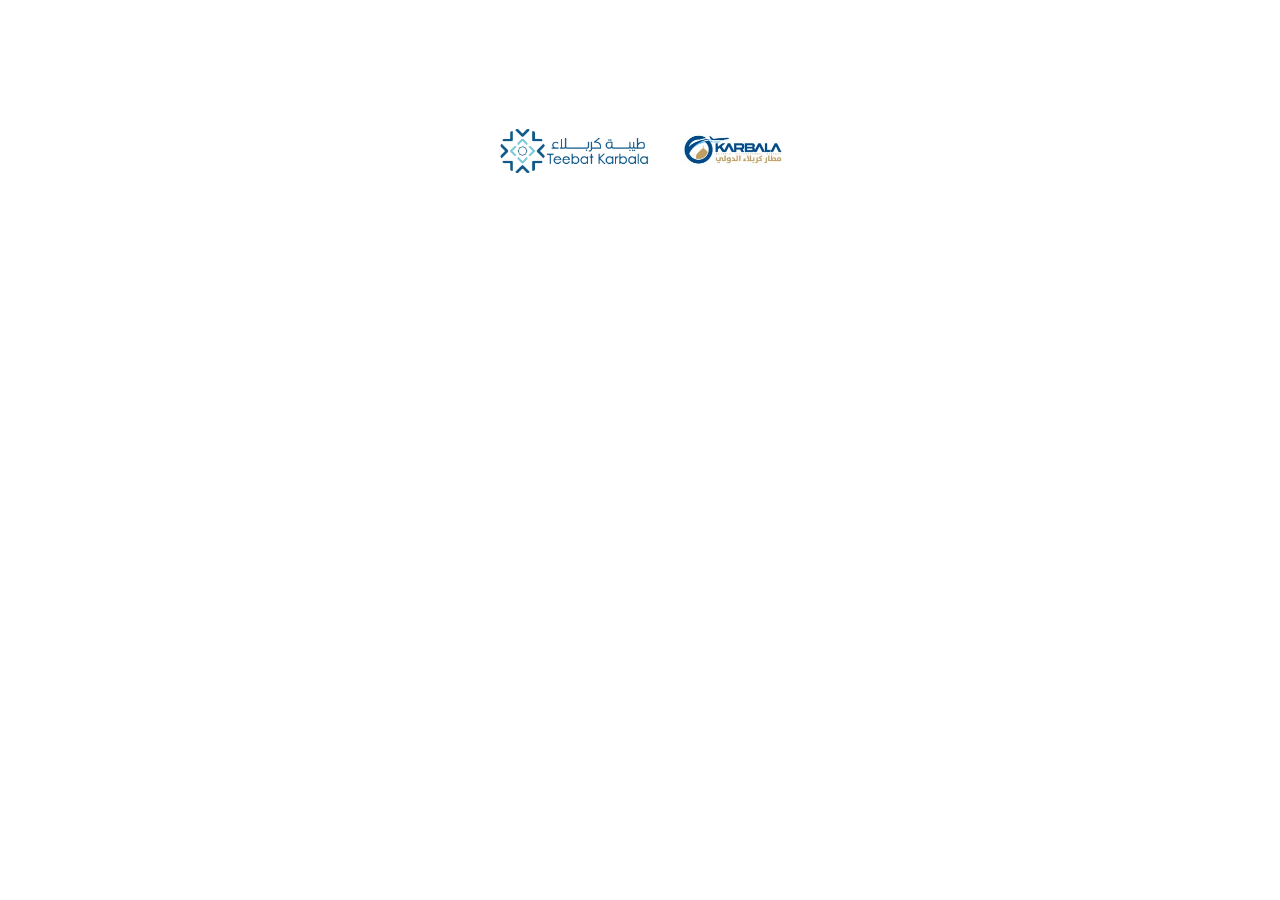
<file: components/PartnerStrip.html>
<!doctype html>
<html lang="en">
<head>
<meta name="viewport" content="width=device-width, initial-scale=1">
<link rel="stylesheet" href="../tokens.css">
<link rel="stylesheet" href="components.css"><meta charset="utf-8"><link rel="stylesheet" href="https://fonts.googleapis.com/css2?family=Cairo:wght@400;500;600;700&display=swap">
<style>body{margin:0;background:var(--surface);}</style></head>
<body class="tk">
<section class="tk-partners"><img src="../assets/logos/teebat_karbala_company_logo.png" alt="Teebat Karbala"><img src="../assets/logos/kia_logo.jpg" alt="Karbala International Airport"></section>
</body>
</html>
</file>
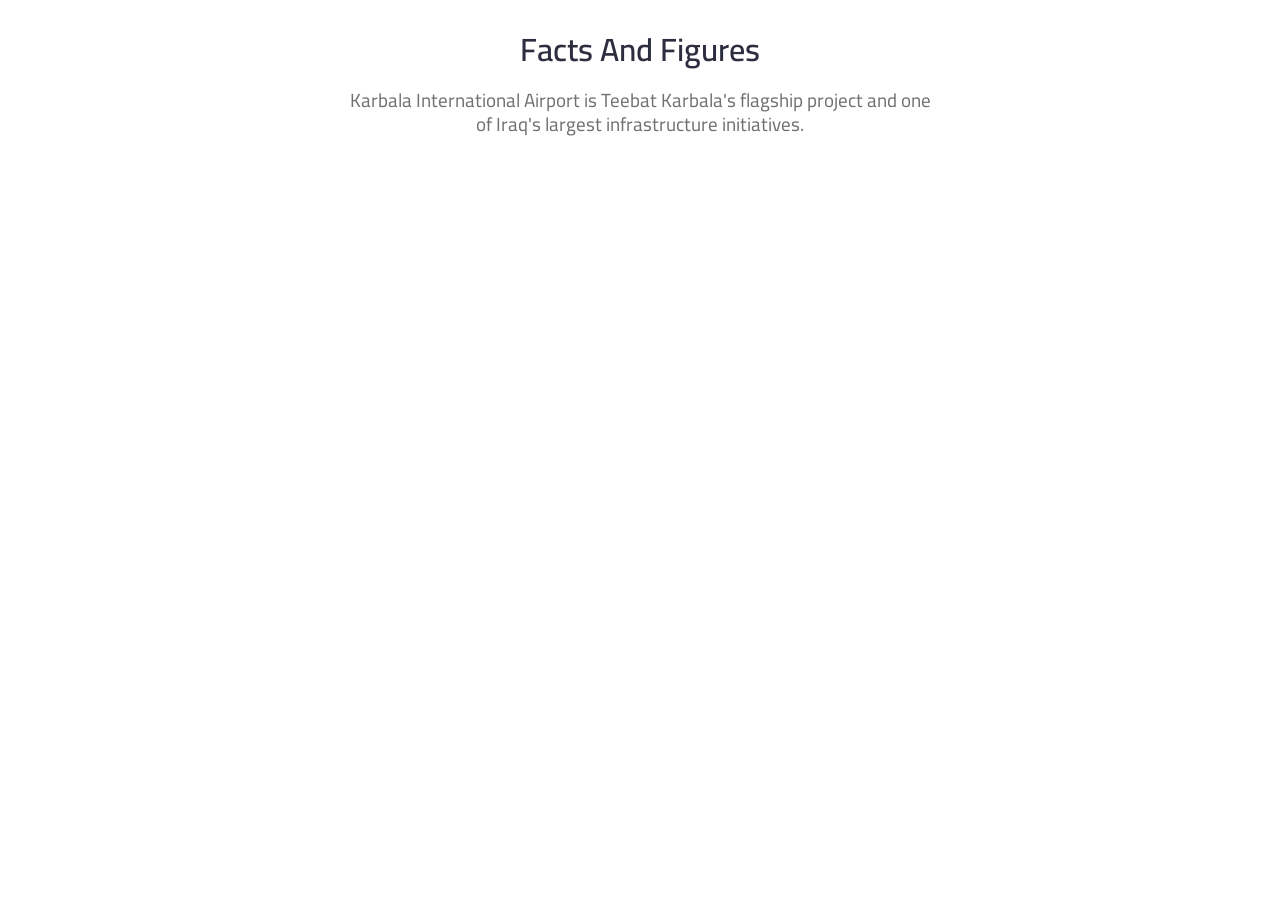
<file: components/SectionTitle.html>
<!doctype html>
<html lang="en">
<head>
<meta name="viewport" content="width=device-width, initial-scale=1">
<link rel="stylesheet" href="../tokens.css">
<link rel="stylesheet" href="components.css"><meta charset="utf-8"><link rel="stylesheet" href="https://fonts.googleapis.com/css2?family=Cairo:wght@400;500;600;700&display=swap">
<style>body{margin:0;background:var(--surface);} </style></head>
<body class="tk">
<div style="padding:30px"><div class="tk-section-title"><h2>Facts and Figures</h2><p>Karbala International Airport is Teebat Karbala's flagship project and one of Iraq's largest infrastructure initiatives.</p></div></div>
</body>
</html>
</file>
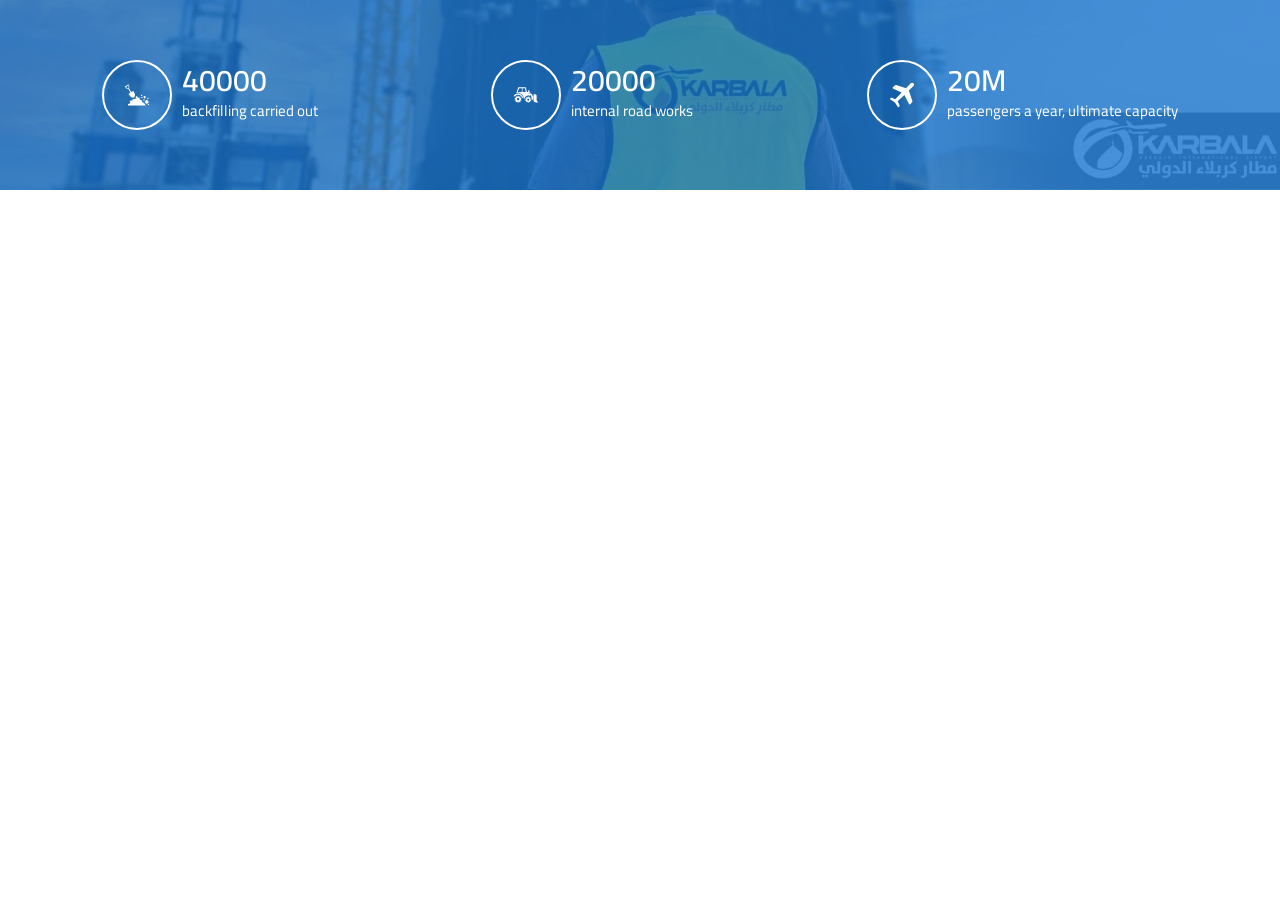
<file: components/StatsBand.html>
<!doctype html>
<html lang="en">
<head>
<meta name="viewport" content="width=device-width, initial-scale=1">
<link rel="stylesheet" href="../tokens.css">
<link rel="stylesheet" href="components.css"><meta charset="utf-8"><link rel="stylesheet" href="https://fonts.googleapis.com/css2?family=Cairo:wght@400;500;600;700&display=swap">
<style>body{margin:0;background:var(--surface);} </style></head>
<body class="tk">
<div style="background:url(../assets/photography/site-steel-frame.jpg) center / cover no-repeat"><div class="tk-stats">
<div class="tk-stat"><div class="tk-stat__icon"><svg class="tk-ico" width="28" height="28" viewBox="0 0 1000 1000" fill="currentColor" aria-hidden="true"><path d="M63 204c3 0 5-3 8-4 39-25 79-50 118-76 5-3 8-3 11 3 1 3 3 5 5 8 5 6 10 13-2 18-4 1-1 4 0 7 7 11 14 22 22 33 3 4 3 8 2 13-4 17-7 35-12 52-1 4 0 7 2 11 25 42 51 83 76 125 3 6 5 6 10 3 18-13 37-25 56-37 3-2 6-4 9 0 23 37 45 75 58 117 6 17 4 34-1 52-6 20-13 39-22 58-2 5-5 6-9 6-26 1-52-1-77-6-16-3-28-12-39-22-31-29-54-63-77-97-3-5 0-7 3-9l57-36c6-3 5-6 2-11-25-41-49-82-74-123-3-5-6-7-12-9-16-3-33-7-49-10-5-1-9-3-11-8-7-11-14-21-21-32-3-5-5-7-10-3-5 5-8 3-11-2-4-6-7-13-12-18v-3zm141 2c1-3 0-4-1-6-7-10-13-20-19-29-2-4-4-4-8-2-20 13-40 26-61 39-3 3-4 5-1 8 6 9 12 19 18 28 1 3 4 5 7 5l48 11c3 0 5 1 6-3 4-17 7-34 11-51zm734 654c-8 0-14 3-21 6-11 4-21-1-30-7-2-1-3-3-2-5l6-24c1-2 2-3 4-3 9-3 19-10 27-8 7 2 6 15 10 23 2 5 2 10 6 15v3zm-121 18H186c-10 0-10 0-9-10 2-11 4-22 5-34 1-5 4-7 7-9 19-10 38-21 58-31 5-3 7-5 6-12-4-22-6-44-9-66-1-7 0-10 8-10 25-2 51-5 77-7 6 0 8-2 9-8 0-10 2-20 3-30 0-4 1-6 6-6 32-3 63-6 95-8 7-1 8-3 9-9 1-22 3-44 5-66 1-8 8-13 12-19 4-8 10-10 19-7 6 2 14 4 21 5 9 0 11 5 12 12 0 8 2 16 2 23 0 6 3 8 9 8l53-4c7-1 9 1 10 8 0 21 2 42 3 62 0 6 2 9 7 11 22 8 43 17 65 25 5 2 7 4 7 10l3 48c1 7 5 9 10 8 8 0 17-2 25-3 10-1 11 1 12 10 0 11 5 18 14 24 8 5 17 8 26 10 3 1 7 1 7 5 4 28 23 45 40 65 1 1 2 2 4 5zm27-200c21 0 35 10 46 26 10 16 17 34 23 51 2 6 1 12-3 18-6 11-16 19-29 23l-42 15c-2 0-4 2-7-1-11-13-24-24-37-35-8-7-11-14-9-24 4-24 15-45 31-63 7-9 18-8 27-10zm-31-104c-1 9-2 16-4 22-2 7-6 12-14 15-5 2-9 4-14 6-20 9-29 3-38-15-8-17-8-36-2-54 4-13 10-15 23-11 10 3 21 8 33 7 5-1 8 3 10 7 4 8 5 16 6 23zm-148-87c6 0 12 2 17 6 7 5 11 11 9 20-3 10-10 18-19 19-7 1-14 2-22 3-5 1-9 0-8-7 0-6 0-12-1-17-1-16 7-24 24-24zm225 159c-9-1-17-4-24-8-3-2-2-5-2-7l6-21c1-2 1-4 3-4l27-9c3-1 4 1 5 3 3 11 7 22 11 33 0 2 1 4-2 5-8 3-17 6-24 8zm-140 54c-4-1-6-2-9-3-17-4-18-6-13-22 1-6 1-13 6-16 8-4 18-6 27-9 3-1 3 2 4 4l11 31c0 3 2 5-1 6-9 3-18 6-25 9zm-98-115c1-8 6-13 12-18 1-1 2-1 4 0 9 3 19 6 29 10 5 2 7 9 7 15s-4 9-9 11l-8 3c-18 6-22 5-33-12-2-3-2-6-2-9z"/></svg></div><div><span class="tk-stat__num">40000</span><p>backfilling carried out</p></div></div>
<div class="tk-stat"><div class="tk-stat__icon"><svg class="tk-ico" width="28" height="28" viewBox="0 0 1000 1000" fill="currentColor" aria-hidden="true"><path d="M919 739c-26-9-39-29-39-57v-75-78c-1-31-20-53-50-58-14-2-29-1-44-2-12 0-17 6-17 18v198c1 38 27 69 64 76 27 6 55 2 82 3 7 0 21-1 23-9 1-8-12-13-19-16zM354 512c-70-83-209-82-278-2-23 26-15 29 15 45 0 0 58-68 130-68 3 1 6 1 9 1h1c38 3 78 25 117 85 4 10 7 18 9 23 6 16 15 8 23 9 10 2 9-6 8-12-2-31-15-58-34-81zm-13 163l-26-14c-1-1-2-2-2-4v-13c0-1 1-3 2-3l9-6c5-2 9-5 14-8 3-2 5-6 4-9-2-5-4-10-5-15-1-3-3-3-5-3-10 1-20 2-29 3-2 0-3 0-4-2-3-4-5-7-8-11-1-1-1-2-1-3 2-3 3-6 4-9 3-5 5-10 7-15 2-3 0-8-3-10l-14-10c-2-1-2 0-4 1-7 6-15 13-22 19-2 2-3 2-5 1-4-2-8-3-12-4-2 0-3-1-3-3-2-8-4-17-6-25-1-3-4-6-8-6h-13c-4 0-7 3-8 6-2 9-4 17-6 25 0 2-1 2-3 3-4 1-8 2-12 4-2 1-3 0-5-1-7-7-15-13-22-19-1-1-3-1-3-1-5 3-10 7-15 10-3 2-4 6-3 10 4 8 7 15 11 23 1 2 0 3-1 5-2 2-5 5-6 8-2 3-4 4-7 3-10-1-19-2-29-2-1-1-2 0-2 1-2 5-4 11-6 16-2 4-2 7-1 7l1 1 26 15c2 1 2 2 2 4v13c0 1 0 2-2 3-9 5-17 10-25 15-1 0-1 0-2 1-1 0-1 4 1 7 1 5 3 10 5 15 1 3 2 3 4 3 10-1 20-2 29-3 2 0 4 0 5 2 2 3 4 6 7 9 1 2 2 4 1 6-4 7-7 15-11 23-1 3 0 7 3 9 5 4 10 7 15 10 0 1 2 0 3 0 7-7 15-13 23-20 1-1 2-1 4 0l12 3c2 1 3 2 3 4l6 24c1 4 4 7 8 7h13c4 0 7-3 8-7l6-24c0-2 1-3 3-4 4-1 8-2 13-4 1 0 2 0 4 1 7 7 15 13 23 20 0 0 2 1 2 0 5-3 10-6 15-10 3-2 5-6 3-9-4-8-7-16-11-24 0-2 0-3 1-4 2-3 5-6 7-9s4-4 7-3c9 1 19 2 28 2 1 1 3 0 3-1 2-5 4-11 6-16 1-4 1-7 0-8 0 1-1 0-1 0zm-125 16c-23 0-41-19-40-41 0-24 20-41 44-40 22 0 40 19 40 42-1 23-20 40-44 39zm472-4c-8-4-15-8-22-12-2-1-2-2-2-3v-12c0-1 1-2 1-3 3-1 6-3 8-4 4-3 8-5 11-7 4-2 6-6 4-10-1-4-3-8-4-12-1-2-2-3-4-2-9 1-17 1-25 2-2 0-3 0-4-2-2-3-4-6-7-9-1-1-1-2 0-3 1-3 2-5 3-8 2-4 4-8 5-12 2-3 1-8-3-10l-11-8c-1-1-2-1-3 0l-20 18c-1 1-2 1-4 0-3-1-7-2-11-3-1-1-2-1-2-3-2-7-3-13-5-20-1-4-5-7-9-7h-9c-4 0-7 3-8 7-2 7-3 13-5 20 0 2-1 2-2 3-4 1-8 2-11 3-2 1-3 1-4 0-7-6-13-12-20-18h-3c-4 3-8 5-12 8-3 2-4 7-3 11 3 6 6 12 9 19 1 1 1 3 0 4-3 2-5 5-6 7-2 3-4 4-6 3-9-1-17-2-25-2-1 0-2 0-3 1-1 4-3 9-4 13-2 4-2 7-1 8h1c8 5 15 9 22 13 2 1 2 2 2 3v12c0 1 0 2-2 3-7 4-14 8-22 13 0 0-1 0-1 1-1 0 0 3 1 7s3 8 4 12c1 2 2 3 4 2l25-2c2 0 3 0 4 2 2 3 4 5 6 8 2 2 2 3 1 5-3 6-6 12-8 19-2 3-1 8 3 10 3 3 7 6 11 8 1 1 2 0 3 0 7-6 13-12 20-17 1-1 2-2 4-1 3 1 7 2 10 3 2 1 3 2 3 4 2 6 3 13 5 20 1 3 5 7 9 7h9c4 0 7-4 8-7 2-7 3-14 5-21 0-1 1-2 3-3 3-1 7-2 11-3 1-1 2 0 3 1 7 6 14 11 20 17 1 0 2 1 3 0 4-2 8-5 12-8 3-2 4-7 3-10-3-7-6-13-9-20-1-1 0-2 1-3 2-3 4-5 6-8 1-3 3-3 6-3 8 1 16 2 25 3 0 0 2-1 2-2 1-4 3-8 4-13 2-3 2-7 1-7 0-1-1-1-1-2zm-110 15c-19-1-36-18-35-37 1-20 17-36 39-35 19 0 35 17 35 37-1 20-18 35-39 35zm122-236c-7-11-16-16-29-16-29 1-58 0-87 0-4 0-10 1-11-4 0-3 1-4 3-5h69c3 0 6-3 6-6v-14c0-3-3-6-6-6h-16c-3 0-6-3-6-7v-72c0-3-3-6-7-6h-32c-3 0-6 3-6 6v53c0 4-3 7-7 7h-35c-1-2-2-3-2-5l-41-157c-1-6-7-10-12-10H235c-5 0-11 4-12 10l-63 188-1 3c0 1 2 4 5 3 2 0 4 0 6-1 30-6 60-8 89 0 85 23 143 73 155 163v23h29v48h14v-2c-2-7-3-15-3-23 0-63 54-114 121-114 5 0 11 0 16 1 3 0 6 1 8 1 8 1 15 3 22 7 1 0 2 0 3 1 7 3 14 6 20 11 4-7 1-16 2-24 0-6-5-6-9-6h-56c-3 0-8 1-8-4-1-7 5-5 9-6 19 0 39 2 59 0 14-1 21 6 30 17 24 33 33 68 31 108-4 41-1 40 39 40 10 0 14-2 14-13-1-30-1-60 0-90 0-8-3-15-7-21l-48-78zM352 326l-1 53c0 11-5 17-17 17-35 1-70 2-105 2-18 0-21-5-15-21 12-35 26-70 38-105 4-13 12-18 25-17h54c16 0 21 5 21 20-1 17 0 34 0 51zm124 70h-84c-10 0-17-3-17-15 2-37-2-74 0-111 1-11 5-16 17-15h52c12-1 19 5 21 16 9 36 17 72 25 107 3 12 0 19-14 18z"/></svg></div><div><span class="tk-stat__num">20000</span><p>internal road works</p></div></div>
<div class="tk-stat"><div class="tk-stat__icon"><svg class="tk-ico" width="28" height="28" viewBox="0 0 1000 1000" fill="currentColor" aria-hidden="true"><path d="M810 83L661 237c-10 10-30 15-43 10L296 142c-14-5-34 0-44 10l-84 84c-10 10-8 24 6 30l294 135c13 6 15 19 5 30L275 636c-3 2-6 5-8 8-4 4-18 3-31-3l-92-43c-14-6-33-2-43 8l-23 23c-11 11-9 25 3 33l117 72c12 8 31 22 41 33l4 3c10 11 25 29 33 41l78 116c8 13 23 14 33 4l19-19c11-11 14-30 8-43l-56-120c-6-13-9-25-6-27 2-2 3-3 5-4l209-203c10-10 20-18 21-17s7 13 13 26l155 306c6 13 20 16 30 5l75-75c11-10 15-30 11-43L753 369c-5-14-9-25-9-25s8-9 19-19l146-143c28-27 28-72 0-99-27-27-72-27-99 0z"/></svg></div><div><span class="tk-stat__num">20M</span><p>passengers a year, ultimate capacity</p></div></div></div></div>
</body>
</html>
</file>
<file: tokens.css>
/* Teebat Karbala design tokens. Generated from tokens.json. */
:root {
  /* color */
  --primary: #1a76d1;
  --navy: #0a4784;
  --ink: #2c2d3f;
  --text-dark: #333333;
  --text: #707070;
  --text-menu: #666666;
  --surface: #ffffff;
  --surface-alt: #f8f8f8;
  --surface-card: #f8f9fa;
  --line: #eeeeee;
  --line-strong: #dddddd;
  --field-border: #8c8c8c;
  --primary-overlay: rgba(26, 118, 209, 0.8);
  --logo-blue: #105989;
  --logo-aqua: #78c8d9;
  --sand: #c09a60;
  --danger: #dc3545;
  /* spacing */
  --space-10: 10px;
  --space-15: 15px;
  --space-20: 20px;
  --space-24: 24px;
  --space-25: 25px;
  --space-30: 30px;
  --space-100: 100px;
  --space-120: 120px;
  /* radius */
  --radius-3: 3px;
  --radius-4: 4px;
  --radius-5: 5px;
  --radius-8: 8px;
  --radius-round: 50%;
  /* shadow */
  --shadow-dropdown: 0px 3px 5px #3333334d;
  --shadow-card: 0px 0px 10px #0000001a;
  --shadow-raised: 0px 10px 10px #0000001c;
  /* type */
  --font-sans: Cairo, "Cairo-Regular", sans-serif;
}
.hero { font-family: var(--font-sans); font-size: 38px; line-height: 42px; font-weight: 400; }
.hero-subtitle { font-family: var(--font-sans); font-size: 20px; line-height: 24px; font-weight: 500; }
.section-title { font-family: var(--font-sans); font-size: 32px; line-height: 38.4px; font-weight: 600; }
.stat { font-family: var(--font-sans); font-size: 30px; line-height: 24px; font-weight: 600; }
.feature-title { font-family: var(--font-sans); font-size: 21px; line-height: 25.2px; font-weight: 600; }
.card-title { font-family: var(--font-sans); font-size: 20px; line-height: 24px; font-weight: 600; }
.news-title { font-family: var(--font-sans); font-size: 24px; line-height: 28.8px; font-weight: 500; }
.lead { font-family: var(--font-sans); font-size: 19px; line-height: 24px; font-weight: 400; }
.body { font-family: var(--font-sans); font-size: 18px; line-height: 24px; font-weight: 400; }
.nav { font-family: var(--font-sans); font-size: 18px; line-height: 24px; font-weight: 500; }
.small { font-family: var(--font-sans); font-size: 15px; line-height: 24px; font-weight: 400; }
.button { font-family: var(--font-sans); font-size: 14px; line-height: 21px; font-weight: 500; }
.topbar { font-family: var(--font-sans); font-size: 14px; line-height: 24px; font-weight: 400; }
.ar-hero { font-family: var(--font-sans); font-size: 38px; line-height: 57px; font-weight: 400; }
.ar-section-title { font-family: var(--font-sans); font-size: 32px; line-height: 48px; font-weight: 600; }
.ar-card-title { font-family: var(--font-sans); font-size: 20px; line-height: 30px; font-weight: 600; }
.ar-body { font-family: var(--font-sans); font-size: 18px; line-height: 30px; font-weight: 400; }
</file>
<file: components/components.css>
/* Teebat Karbala — component styles matching teebatkarbala.iq (Mediplus-based style.css). Needs tokens.css. */
.tk { font-family: var(--font-sans); font-size: 18px; line-height: 24px; color: var(--text); }
.tk *, .tk *::before, .tk *::after { box-sizing: border-box; }
.tk h1, .tk h2, .tk h3, .tk h4, .tk p { margin: 0; }

/* Icons: IcoFont glyphs inlined as SVG (fill: currentColor) */
.tk-ico { display: inline-block; flex: none; vertical-align: -0.125em; }

/* Button (.btn) */
.tk-btn { display: inline-block; font: 500 14px/21px var(--font-sans); text-transform: capitalize; padding: 13px var(--space-25);
  border: 0; border-radius: var(--radius-4); background: var(--primary); color: #fff; text-decoration: none; cursor: pointer; transition: background .4s ease; }
.tk-btn:hover { background: var(--ink); }
.tk-btn--dark { background: var(--ink); }
.tk-btn--dark:hover { background: var(--primary); }
.tk-btn--small { font-size: 13px; padding: 4px 12px; }
.tk-btn:focus-visible { outline: 3px solid var(--ink); outline-offset: 2px; }

/* Header: top bar + main nav */
.tk-topbar { background: var(--surface); border-bottom: 1px solid var(--line); padding: var(--space-15) var(--space-20); display: flex; justify-content: space-between; align-items: center; gap: var(--space-20); }
.tk-topbar a, .tk-topbar span { color: var(--ink); font-size: 14px; text-decoration: none; margin-right: var(--space-15); }
.tk-nav { background: var(--surface); display: flex; align-items: center; justify-content: space-between; padding: 0 var(--space-20); }
.tk-nav ul { list-style: none; margin: 0; padding: 0; display: flex; gap: var(--space-15); }
.tk-nav ul a { position: relative; display: inline-block; padding: var(--space-25) 12px; color: var(--ink); font: 500 18px/24px var(--font-sans); text-transform: capitalize; text-decoration: none; transition: color .4s ease; }
.tk-nav ul a::before { content: ""; position: absolute; left: 0; bottom: 0; height: 3px; width: 0; background: var(--primary); border-radius: 5px 5px 0 0; opacity: 0; transition: all .4s ease; }
.tk-nav ul a:hover, .tk-nav ul a[aria-current] { color: var(--primary); }
.tk-nav ul a:hover::before, .tk-nav ul a[aria-current]::before { width: 100%; opacity: 1; }

/* Section title (.section-title) */
.tk-section-title { text-align: center; max-width: 600px; margin: 0 auto; }
.tk-section-title h2 { font: 600 32px/38.4px var(--font-sans); color: var(--ink); text-transform: capitalize; margin-bottom: var(--space-20); }
.tk-section-title p { font-size: 19px; line-height: 24px; color: var(--text); }

/* Info card (.single-schedule) */
.tk-info-card { position: relative; border-radius: var(--radius-5); background: var(--navy); color: #fff; padding: var(--space-30); transition: transform .3s ease-out; overflow: hidden; }
.tk-info-card:hover { transform: translateY(-5px); box-shadow: 0 10px 20px -6px var(--primary); }
.tk-info-card h4 { font: 600 20px/24px var(--font-sans); text-transform: capitalize; margin: 13px 0 var(--space-10); }
.tk-info-card p { color: #fff; }

/* Feature (.single-features) */
.tk-feature { text-align: center; padding: var(--space-10) var(--space-20); position: relative; }
.tk-feature__icon { width: 100px; height: 100px; margin: 0 auto var(--space-25); border: 1px solid var(--line-strong); border-radius: var(--radius-round); display: grid; place-items: center; color: var(--primary); transition: all .4s ease; }
.tk-feature:hover .tk-feature__icon { background: var(--primary); color: #fff; border-color: transparent; }
.tk-feature h3 { font: 600 21px/25.2px var(--font-sans); color: var(--ink); }
.tk-feature p { margin-top: var(--space-20); color: var(--text); }
.tk-features { display: flex; }
.tk-features .tk-feature { flex: 1; }
.tk-features .tk-feature:not(:last-child)::before { content: ""; position: absolute; top: 60px; right: -30%; width: 60%; border-bottom: 3px dotted var(--primary); }

/* Stats band (.fun-facts) */
.tk-stats { position: relative; background: var(--primary-overlay); padding: 60px var(--space-30); display: flex; gap: var(--space-30); justify-content: space-around; }
.tk-stat { display: flex; align-items: center; gap: var(--space-10); color: #fff; }
.tk-stat__icon { width: 70px; height: 70px; border: 2px solid #fff; border-radius: var(--radius-round); display: grid; place-items: center; transition: all .4s ease; flex: none; }
.tk-stat:hover .tk-stat__icon { background: #fff; color: var(--primary); border-color: transparent; }
.tk-stat__num { display: block; font: 600 30px/24px var(--font-sans); margin-bottom: 7px; }
.tk-stat p { color: #fff; font-size: 15px; }

/* Footer (.footer-top + .copyright) */
.tk-footer { background: var(--primary); color: #fff; position: relative; }
.tk-footer__top { padding: 60px var(--space-30); display: grid; grid-template-columns: repeat(3, 1fr); gap: var(--space-30); background: rgba(0, 0, 0, 0.1); }
.tk-footer h2 { font: 600 20px/24px var(--font-sans); text-transform: capitalize; padding-bottom: var(--space-20); }
.tk-footer p, .tk-footer a { color: #fff; }
.tk-footer ul { list-style: none; margin: 0; padding: 0; }
.tk-footer li { margin-bottom: 12px; }
.tk-footer a { text-decoration: none; text-transform: capitalize; }
.tk-footer__copy { text-align: center; padding: var(--space-25) 0; }
.tk-social { display: flex; gap: var(--space-10); margin-top: var(--space-25); }
.tk-social a { width: 34px; height: 34px; border: 1px solid #fff; border-radius: var(--radius-round); display: grid; place-items: center; font-size: 13px; }
.tk-social a:hover { background: #fff; color: var(--primary); border-color: transparent; }

/* ---------- Hero (.slider .single-slider) ---------- */
.tk-hero { position: relative; height: 600px; background: var(--surface-alt) center / cover no-repeat; display: flex; align-items: center; padding: 0 var(--space-30); }
.tk-hero__text { max-width: 58%; }
.tk-hero h1 { font: 400 38px/42px var(--font-sans); color: var(--ink); }
.tk-hero h1 span { color: var(--primary); }
.tk-hero h5 { margin: 0; font: 500 20px/24px var(--font-sans); color: var(--ink); }
.tk-hero .tk-btn { margin-top: var(--space-30); }
@media (max-width: 767px) {
  .tk-hero { height: 380px; padding: 0 var(--space-15); }
  .tk-hero__text { max-width: 100%; width: 100%; }
  .tk-hero h1 { font-size: 13px; line-height: 24px; }
  .tk-hero .tk-btn { display: block; width: 100%; text-align: center; font-size: 13px; line-height: 19.5px; padding: 11px var(--space-25); }
}
.tk-hero--phone { height: 380px; padding: 0 var(--space-15); }
.tk-hero--phone .tk-hero__text { max-width: 100%; width: 100%; }
.tk-hero--phone h1 { font-size: 13px; line-height: 24px; }
.tk-hero--phone .tk-btn { display: block; width: 100%; text-align: center; font-size: 13px; line-height: 19.5px; padding: 11px var(--space-25); }

/* ---------- Dropdown (.header .nav li .dropdown) ---------- */
.tk-dropdown { list-style: none; margin: 0; padding: 0; width: 220px; background: var(--surface); box-shadow: var(--shadow-dropdown); }
.tk-dropdown li { border-bottom: 1px dashed var(--line); }
.tk-dropdown li:last-child { border-bottom: 0; }
.tk-dropdown a { display: block; padding: 12px var(--space-15); color: var(--text-menu); font: 400 18px/24px var(--font-sans); text-decoration: none; transition: color .3s ease; }
.tk-dropdown a:hover, .tk-dropdown a:focus-visible { color: var(--primary); }

/* ---------- Partner strip (.clients) ---------- */
.tk-partners { padding: var(--space-100) var(--space-30); background: var(--surface); display: flex; align-items: center; justify-content: center; gap: var(--space-30); flex-wrap: wrap; }
.tk-partners img, .tk-partners .tk-partner { height: 102px; width: auto; max-width: 155px; object-fit: contain; }

/* ---------- Form field (.form-group input) ---------- */
.tk-field { display: flex; flex-direction: column; gap: var(--space-10); }
.tk-field label { font: 500 14px/24px var(--font-sans); color: var(--ink); }
.tk-input, .tk-textarea { width: 100%; height: 50px; padding: 0 18px; border: 1px solid var(--field-border); border-radius: var(--radius-4); background: var(--surface); font: 400 16px/24px var(--font-sans); color: var(--text-dark); transition: border-color .3s ease, box-shadow .3s ease; }
.tk-textarea { height: 160px; padding: 14px 18px; resize: vertical; }
.tk-input::placeholder, .tk-textarea::placeholder { color: var(--text); }
.tk-input:focus, .tk-textarea:focus { outline: none; border-color: var(--primary); box-shadow: 0 0 0 3px rgba(26, 118, 209, 0.25); }
.tk-input[aria-invalid="true"], .tk-textarea[aria-invalid="true"] { border-color: var(--danger); }
.tk-field__error { font-size: 14px; line-height: 20px; color: var(--danger); }
.tk-input:disabled { background: var(--surface-alt); color: var(--text); cursor: not-allowed; }

/* ---------- News card (news.html .blog-item) ---------- */
.tk-news-grid { display: grid; grid-template-columns: repeat(3, 1fr); gap: var(--space-30); }
.tk-news { background: var(--surface-card); border-radius: var(--radius-4); overflow: hidden; }
.tk-news__img { aspect-ratio: 290 / 166; background: var(--line) center / cover no-repeat; }
.tk-news__tag { display: inline-block; max-width: calc(100% - 2 * var(--space-24)); margin: var(--space-24) 0 0 var(--space-24); padding: 8px var(--space-24); background: var(--primary); color: #fff; font: 400 18px/24px var(--font-sans); text-decoration: none; }
.tk-news__body { padding: var(--space-24); }
.tk-news__meta { display: flex; align-items: center; gap: 8px; margin-bottom: 16px; font-size: 14.4px; line-height: 24px; color: var(--text); }
.tk-news__meta svg { color: var(--primary); }
.tk-news h4 { margin: 0 0 16px; font: 500 24px/28.8px var(--font-sans); color: var(--ink); }
.tk-news p { font-size: 18px; line-height: 24px; color: var(--text); }
.tk-news__more { display: inline-flex; align-items: center; gap: 6px; margin-top: var(--space-10); font: 400 18px/24px var(--font-sans); color: var(--text); text-transform: uppercase; text-decoration: none; }
.tk-news__more:hover { color: var(--primary); }
[dir="rtl"] .tk-news__tag { margin: var(--space-24) var(--space-24) 0 0; }
[dir="rtl"] .tk-news__more svg { transform: scaleX(-1); }

/* ---------- Mobile menu (SlickNav, below 768px) ---------- */
.tk-mobile-top { text-align: center; padding: var(--space-15); border-bottom: 1px solid var(--line); }
.tk-mobile-top a, .tk-mobile-top span { display: inline-block; margin: 0 8px; color: var(--ink); font-size: 14px; line-height: 24px; text-decoration: none; }
.tk-mobile-logo { display: block; width: 100%; max-width: 310px; height: auto; margin: var(--space-15) auto; }
.tk-burger { display: block; margin: 0 5px 6px auto; width: 25px; padding: 0; border: 0; background: transparent; cursor: pointer; }
.tk-burger span { display: block; width: 25px; height: 3px; margin: 0 0 4px; background: var(--primary); border-radius: 1px; }
.tk-mobilemenu { list-style: none; margin: 0; padding: 0 0 var(--space-15); background: var(--surface); }
.tk-mobilemenu a:not(.tk-btn) { display: block; padding: 4px 10px; color: var(--ink); font: 400 14px/24px var(--font-sans); text-decoration: none; }
.tk-mobilemenu__arrow { font-size: 11.2px; margin-inline-start: 4.5px; }
.tk-mobilemenu .tk-mobilemenu__sub a { padding-inline-start: 26px; color: var(--text-menu); }
.tk-mobilemenu .tk-btn--small { display: inline-block; margin: 6px 10px 0; }

/* ---------- Arabic / right-to-left ---------- */
[dir="rtl"] .tk, .tk [dir="rtl"], .tk[dir="rtl"] { font-family: var(--font-sans); }
[dir="rtl"] .tk-nav ul a, [dir="rtl"] .tk-footer a, [dir="rtl"] .tk-section-title h2, [dir="rtl"] .tk-info-card h4, [dir="rtl"] .tk-btn { text-transform: none; }
[dir="rtl"] .tk-features .tk-feature:not(:last-child)::before { right: auto; left: -30%; }
[dir="rtl"] .tk-nav ul a::before { left: auto; right: 0; }
[dir="rtl"] .tk-hero h1, [dir="rtl"] .tk-hero h5 { line-height: 1.5; }
</file>
